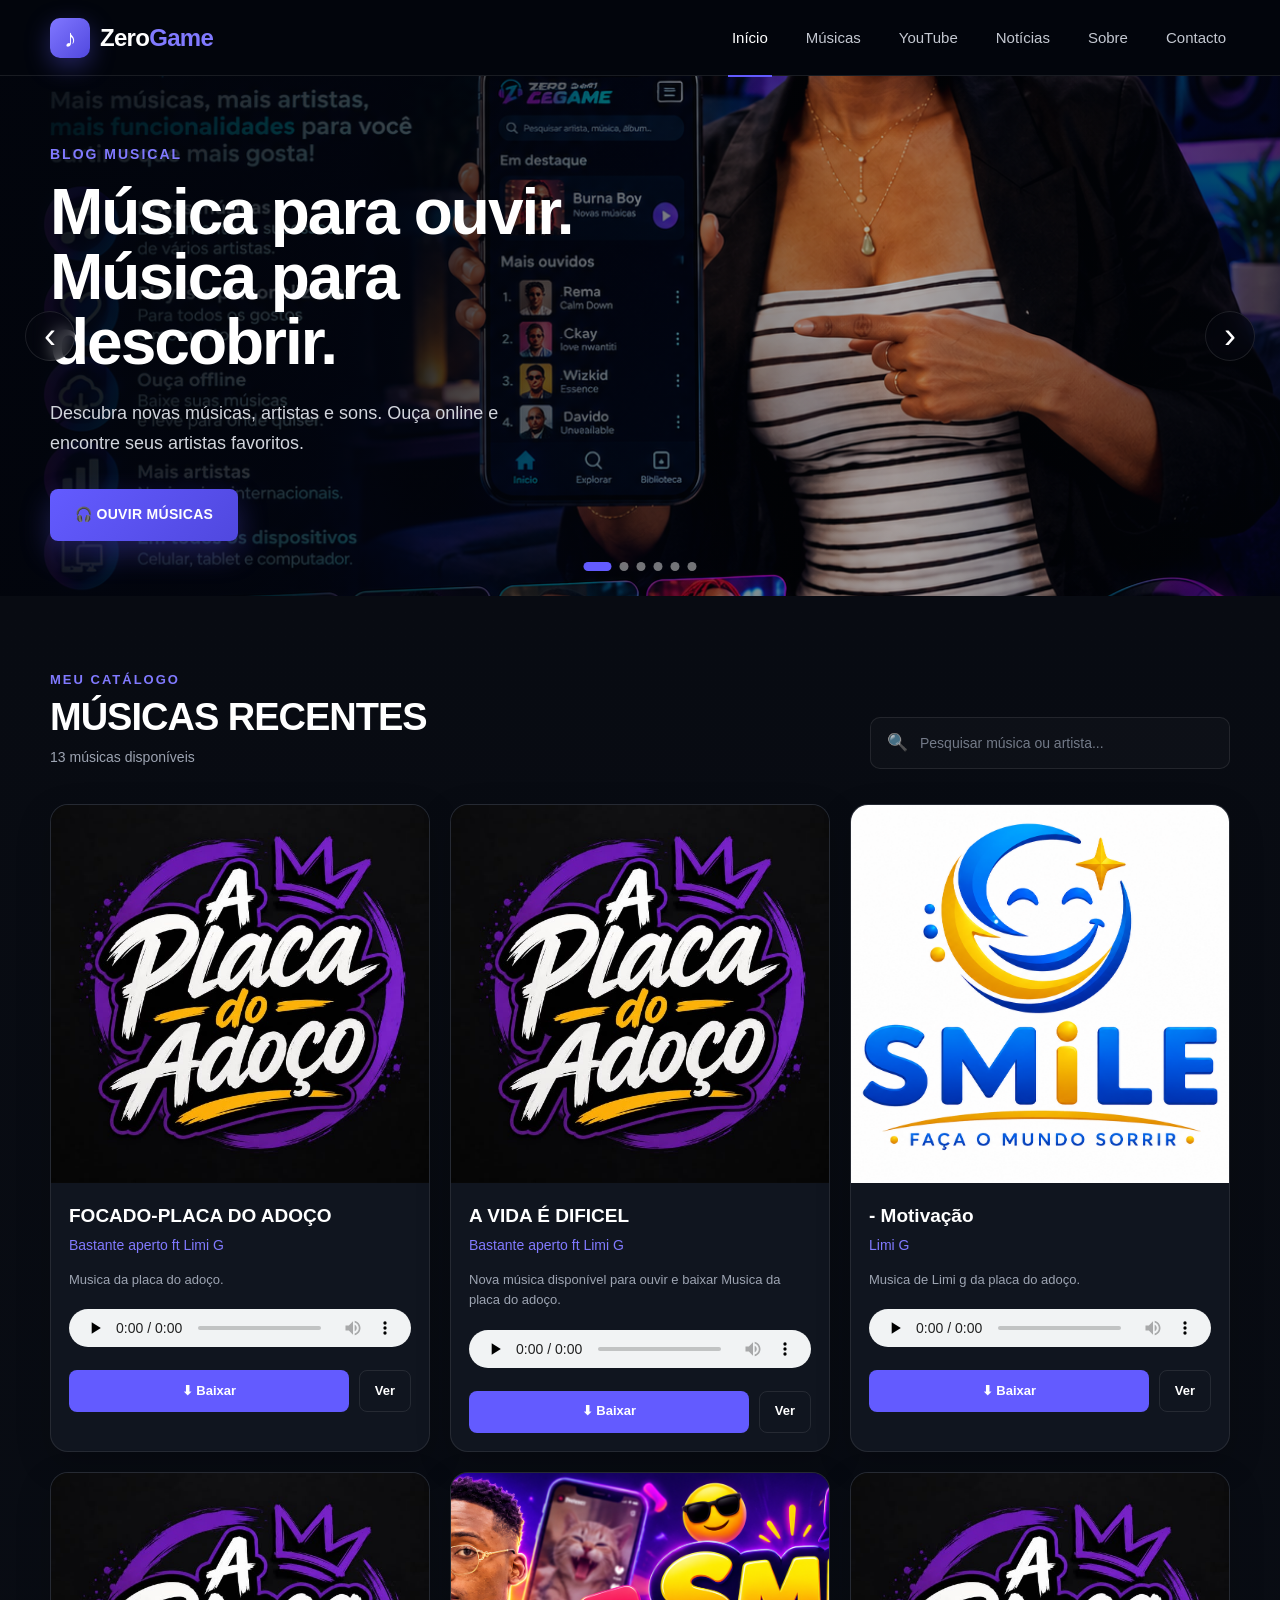
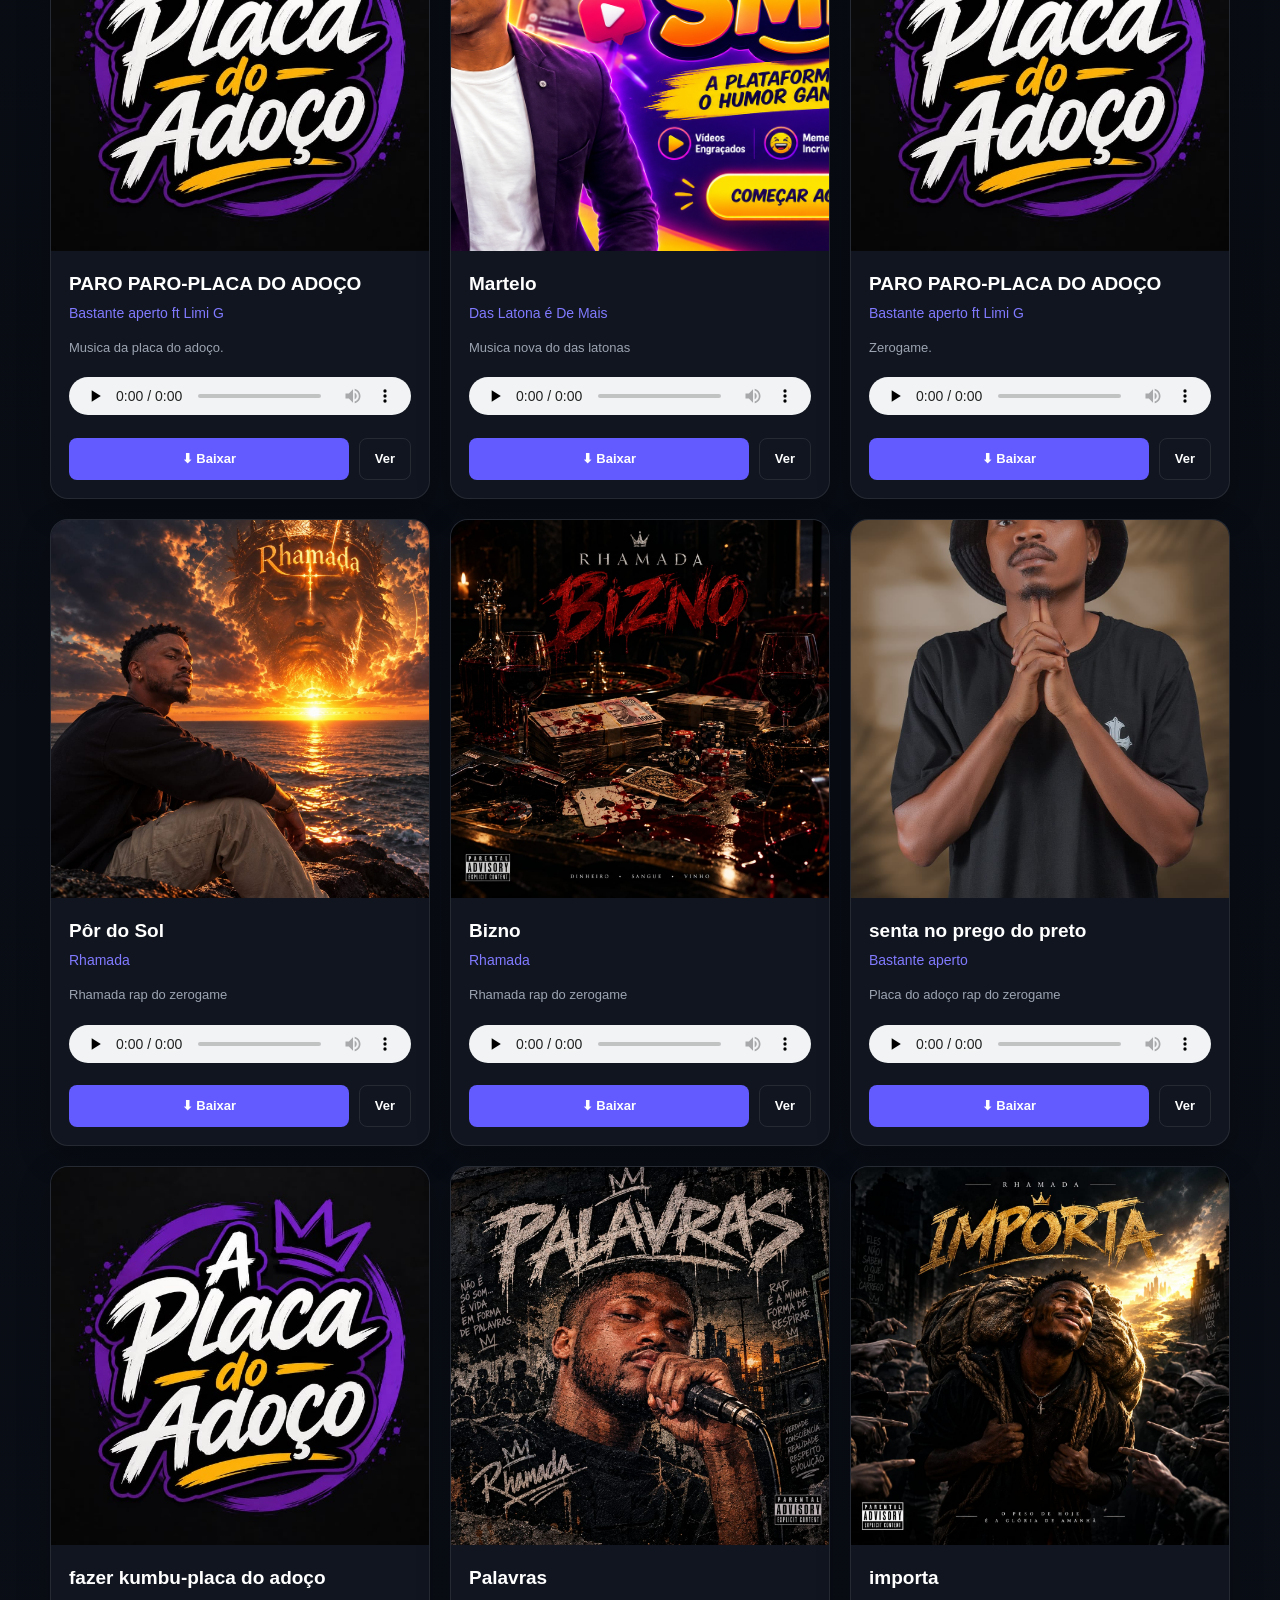
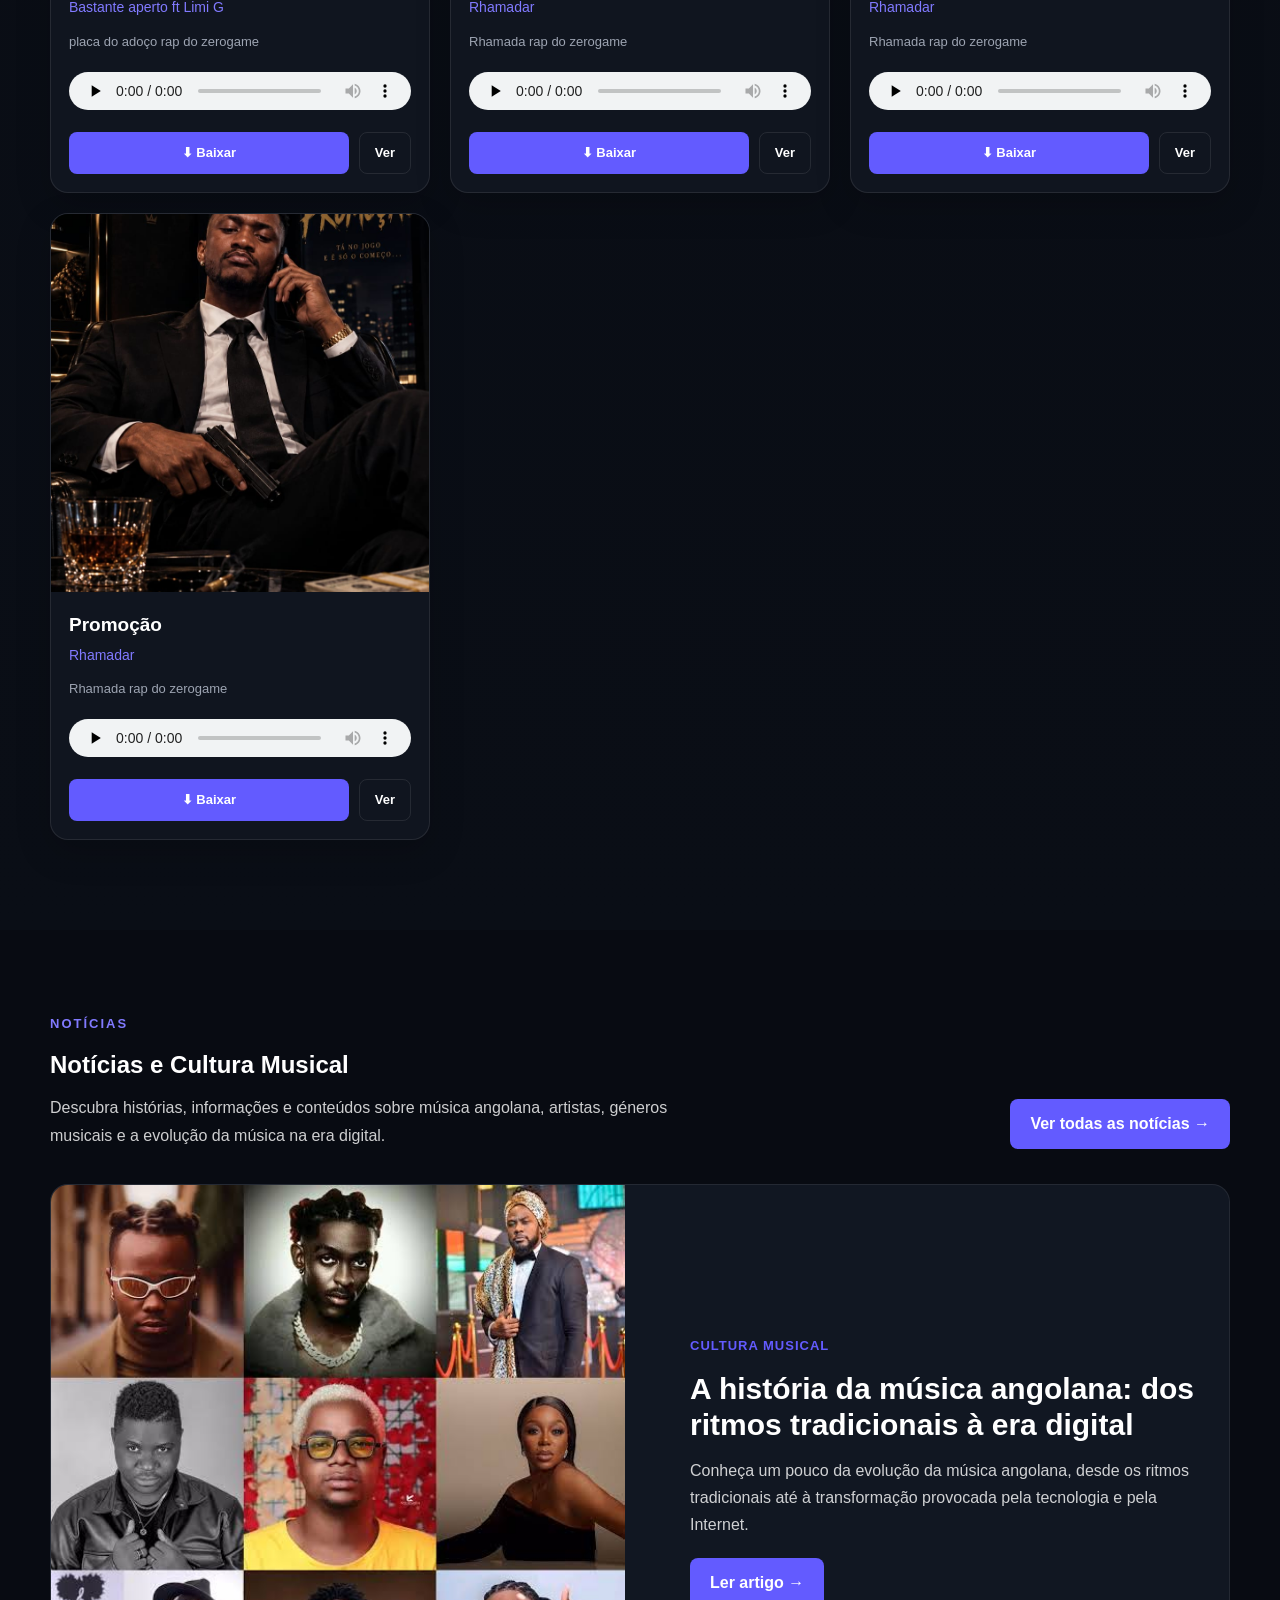
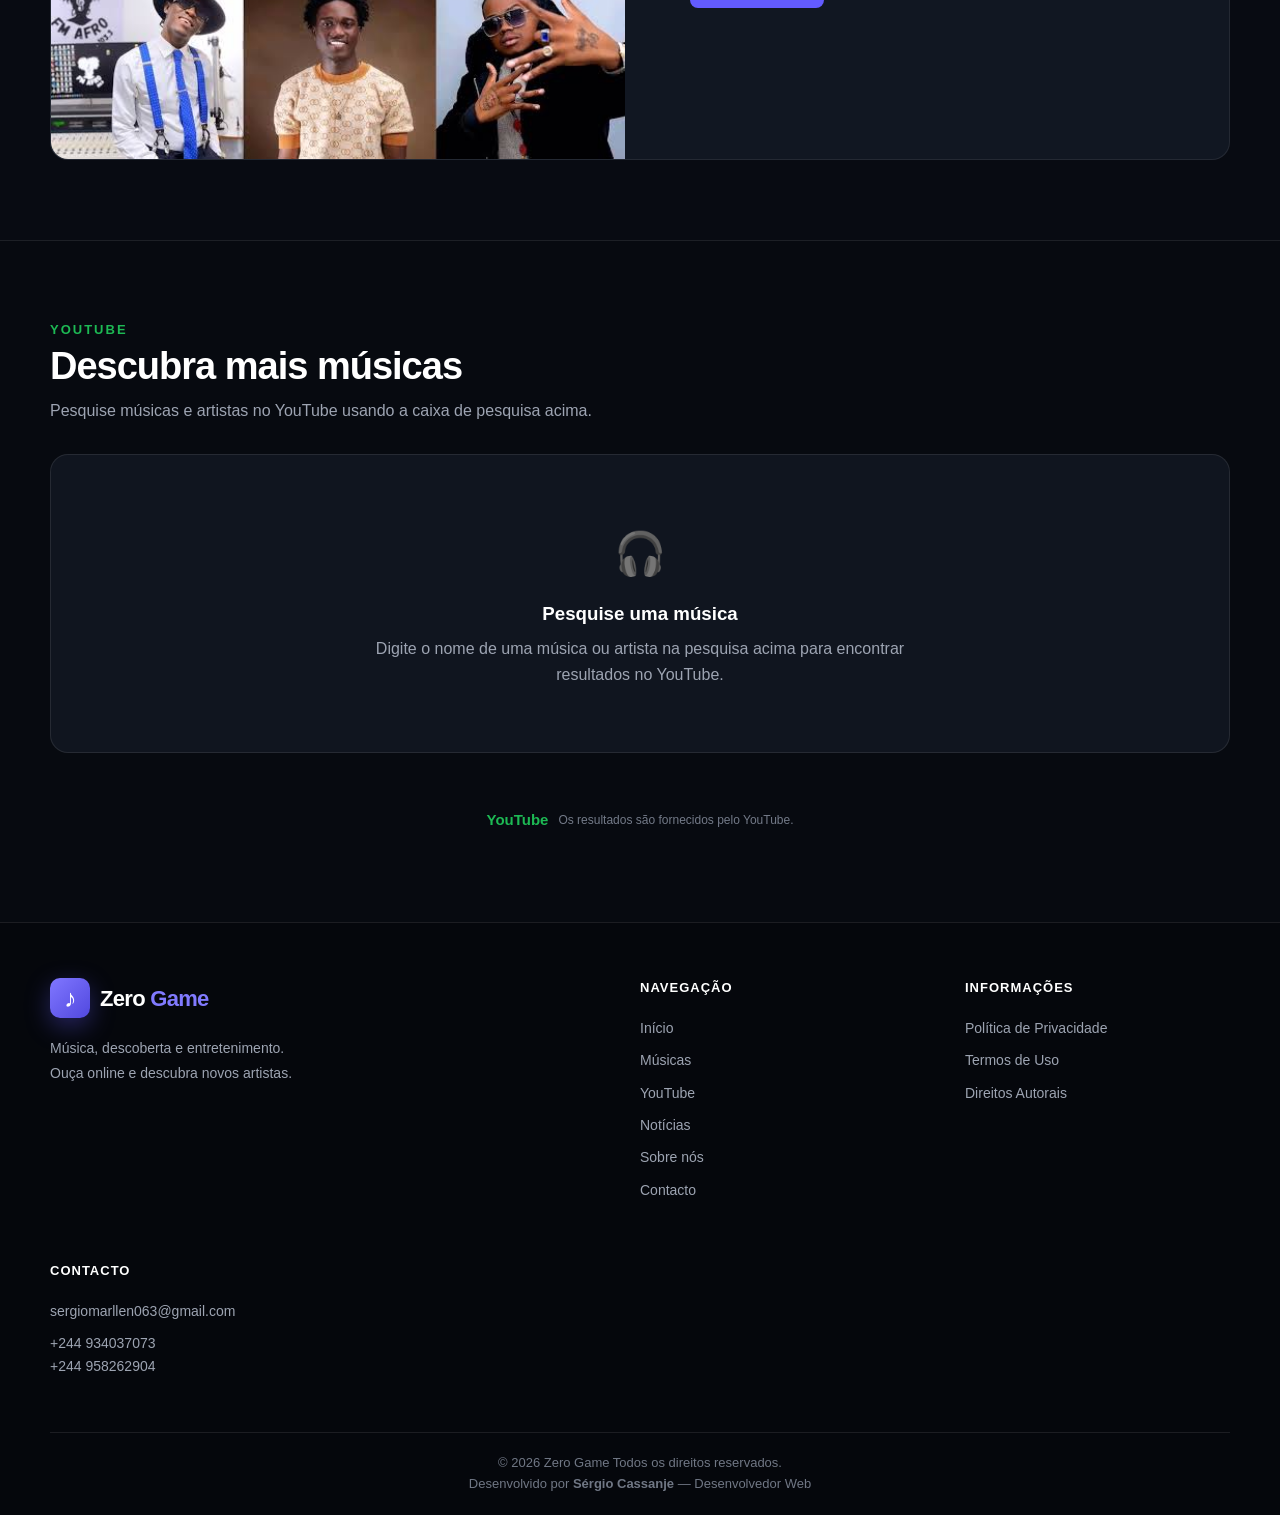
<file: index.html>
<!DOCTYPE html>
<html lang="pt-AO">

<head>

    <meta charset="UTF-8">

    <meta
        name="viewport"
        content="width=device-width, initial-scale=1.0"
    >

    <title>Zero Game — Música, Descobertas e Entretenimento</title>

    <meta
        name="description"
        content="Zero Game é uma plataforma de música onde você pode descobrir, ouvir e baixar músicas disponíveis na plataforma, além de encontrar conteúdos musicais no YouTube e notícias sobre música."
    >

    <meta
        name="keywords"
        content="Zero Game, música Angola, músicas angolanas, baixar música, ouvir música, música online, afrobeat, kizomba, kuduro, notícias musicais"
    >

    <meta
        name="author"
        content="Zero Game"
    >

    <meta
        name="robots"
        content="index, follow"
    >

    <!-- Open Graph -->

    <meta
        property="og:title"
        content="Zero Game — Música, Descobertas e Entretenimento"
    >

    <meta
        property="og:description"
        content="Descubra músicas, artistas, notícias e conteúdos musicais no Zero Game."
    >

    <meta
        property="og:type"
        content="website"
    >

    <meta
        property="og:url"
        content="https://zerogam.netlify.app/"
    >

    <meta
        property="og:image"
        content="https://zerogam.netlify.app/capas/banner/banner-01.png"
    >

    <meta
        property="og:site_name"
        content="Zero Game"
    >

    <!-- CSS -->

    <link
        rel="stylesheet"
        href="assets/css/style.css"
    >

</head>


<body>


    <!-- =====================================================
         CABEÇALHO
    ====================================================== -->

    <header class="site-header">

        <div class="container header-content">

            <a
                href="index.html"
                class="logo"
            >

                <span class="logo-icon">
                    ♪
                </span>

                <span>
                    Zero<span class="logo-highlight">Game</span>
                </span>

            </a>


            <nav class="main-nav">

                <a
                    href="index.html"
                    class="active"
                >
                    Início
                </a>


                <a href="#catalogo">
                    Músicas
                </a>


                <a href="#youtube">
                    YouTube
                </a>


                <a href="noticias.html">
                    Notícias
                </a>


                <a href="sobre.html">
                    Sobre
                </a>


                <a href="contacto.html">
                    Contacto
                </a>

            </nav>

        </div>

    </header>



    <!-- =====================================================
         BANNER PRINCIPAL
    ====================================================== -->

    <section class="hero-banner">


        <div
            class="hero-slide active"
            style="background-image: url('capas/banner/abiude.png');"
        ></div>


        <div
            class="hero-slide"
            style="background-image: url('capas/banner/banner-01.png');"
        ></div>


        <div
            class="hero-slide"
            style="background-image: url('capas/banner/pub.png');"
        ></div>


        <div
            class="hero-slide"
            style="background-image: url('capas/banner/banner-04.png');"
        ></div>
         
        <div
            class="hero-slide"
            style="background-image: url('capas/banner/banner-03.jpg');"
        ></div>

        <div
            class="hero-slide"
            style="background-image: url('capas/banner/banner-02.jpg');"
        ></div>

        <div class="hero-overlay"></div>


        <div class="container hero-content">

            <div class="hero-text">

                <span class="hero-label">
                    BLOG MUSICAL
                </span>


                <h1>
                    Música para ouvir.
                    <br>
                    Música para descobrir.
                </h1>


                <p>
                    Descubra novas músicas, artistas e sons.
                    Ouça online e encontre seus artistas favoritos.
                </p>


                <a
                    href="#catalogo"
                    class="hero-button"
                >
                    🎧 OUVIR MÚSICAS
                </a>

            </div>

        </div>



        <!-- Indicadores -->

        <div
            class="hero-dots"
            id="heroDots"
        ></div>



        <!-- Setas -->

        <button
            class="hero-arrow hero-prev"
            id="heroPrev"
            aria-label="Imagem anterior"
        >
            ‹
        </button>


        <button
            class="hero-arrow hero-next"
            id="heroNext"
            aria-label="Próxima imagem"
        >
            ›
        </button>

    </section>



    <!-- =====================================================
         CATÁLOGO DAS TUAS MÚSICAS
    ====================================================== -->

    <main
        id="catalogo"
        class="catalog-section"
    >

        <div class="container">


            <div class="catalog-header">

                <div>

                    <span class="section-label">
                        MEU CATÁLOGO
                    </span>


                    <h2>
                        Músicas recentes
                    </h2>


                    <p class="music-total">

                        <span id="musicCount">
                            0
                        </span>

                        músicas disponíveis

                    </p>

                </div>



                <!-- Pesquisa -->

                <div class="search-box">

                    <span class="search-icon">
                        🔍
                    </span>


                    <input
                        type="search"
                        id="searchInput"
                        placeholder="Pesquisar música ou artista..."
                        autocomplete="off"
                    >

                </div>

            </div>



            <!-- Tuas músicas -->

            <div
                id="musicGrid"
                class="music-grid"
            ></div>



            <!-- Nenhum resultado -->

            <div
                id="noResults"
                class="no-results"
                hidden
            >

                <div class="no-results-icon">
                    🎵
                </div>


                <h3>
                    Nenhuma música encontrada
                </h3>


                <p>
                    Tente pesquisar por outro nome,
                    artista ou gênero.
                </p>

            </div>

        </div>

    </main>



    <!-- =====================================================
         NOTÍCIAS E CULTURA MUSICAL
    ====================================================== -->

    <section
        id="noticias"
        style="
            padding: 80px 0;
            background: #080b12;
        "
    >

        <div class="container">


            <div
                style="
                    display:flex;
                    justify-content:space-between;
                    align-items:flex-end;
                    gap:30px;
                    margin-bottom:35px;
                    flex-wrap:wrap;
                "
            >

                <div>

                    <span class="section-label">
                        NOTÍCIAS
                    </span>


                    <h2
                        style="
                            margin:10px 0;
                        "
                    >
                        Notícias e Cultura Musical
                    </h2>


                    <p
                        style="
                            max-width:650px;
                            line-height:1.7;
                            opacity:.8;
                        "
                    >
                        Descubra histórias, informações e conteúdos
                        sobre música angolana, artistas, géneros musicais
                        e a evolução da música na era digital.
                    </p>

                </div>


                <a
                    href="noticias.html"
                    style="
                        display:inline-block;
                        padding:12px 20px;
                        border-radius:8px;
                        text-decoration:none;
                        font-weight:600;
                        background:#635bff;
                        color:#fff;
                    "
                >
                    Ver todas as notícias →
                </a>

            </div>



            <!-- NOTÍCIA PRINCIPAL -->

            <article
                style="
                    display:grid;
                    grid-template-columns:repeat(2,minmax(0,1fr));
                    gap:30px;
                    background:#111722;
                    border:1px solid rgba(255,255,255,.08);
                    border-radius:18px;
                    overflow:hidden;
                "
            >


                <div>

                    <img
                        src="capas/noticia-musica-angolana.jpg"
                        alt="História da música angolana"
                        style="
                            width:100%;
                            height:100%;
                            min-height:300px;
                            object-fit:cover;
                            display:block;
                        "
                    >

                </div>



                <div
                    style="
                        padding:35px;
                        display:flex;
                        flex-direction:column;
                        justify-content:center;
                    "
                >

                    <span
                        style="
                            font-size:13px;
                            font-weight:700;
                            letter-spacing:1px;
                            color:#635bff;
                            text-transform:uppercase;
                        "
                    >
                        Cultura Musical
                    </span>


                    <h3
                        style="
                            font-size:30px;
                            line-height:1.2;
                            margin:14px 0;
                        "
                    >
                        A história da música angolana:
                        dos ritmos tradicionais à era digital
                    </h3>


                    <p
                        style="
                            line-height:1.7;
                            opacity:.8;
                            margin-bottom:20px;
                        "
                    >
                        Conheça um pouco da evolução da música
                        angolana, desde os ritmos tradicionais
                        até à transformação provocada pela
                        tecnologia e pela Internet.
                    </p>


                    <a
                        href="artigo-musica-angolana.html"
                        style="
                            display:inline-block;
                            width:max-content;
                            padding:12px 20px;
                            border-radius:8px;
                            text-decoration:none;
                            font-weight:600;
                            background:#635bff;
                            color:#fff;
                        "
                    >
                        Ler artigo →
                    </a>

                </div>

            </article>

        </div>

    </section>



    <!-- =====================================================
         YOUTUBE
    ====================================================== -->

    <section
        id="youtube"
        class="spotify-section"
    >

        <div class="container">


            <div class="spotify-header">

                <div>

                    <span class="spotify-label">
                        YOUTUBE
                    </span>


                    <h2>
                        Descubra mais músicas
                    </h2>


                    <p>
                        Pesquise músicas e artistas no YouTube
                        usando a caixa de pesquisa acima.
                    </p>

                </div>

            </div>



            <!-- ESTADO INICIAL -->

            <div
                id="spotifyInitial"
                class="spotify-message"
            >

                <div class="spotify-message-icon">
                    🎧
                </div>


                <h3>
                    Pesquise uma música
                </h3>


                <p>
                    Digite o nome de uma música ou artista
                    na pesquisa acima para encontrar resultados
                    no YouTube.
                </p>

            </div>



            <!-- CARREGANDO -->

            <div
                id="spotifyLoading"
                class="spotify-message"
                hidden
            >

                <div class="spotify-spinner"></div>


                <h3>
                    Pesquisando no YouTube...
                </h3>


                <p>
                    Aguarde um momento.
                </p>

            </div>



            <!-- RESULTADOS -->

            <div
                id="spotifyResults"
                class="music-grid spotify-grid"
            ></div>



            <!-- SEM RESULTADOS -->

            <div
                id="spotifyNoResults"
                class="spotify-message"
                hidden
            >

                <div class="spotify-message-icon">
                    🎵
                </div>


                <h3>
                    Nenhum resultado encontrado
                </h3>


                <p>
                    Tente pesquisar outro artista ou música.
                </p>

            </div>



            <!-- ERRO -->

            <div
                id="spotifyError"
                class="spotify-message spotify-error"
                hidden
            >

                <div class="spotify-message-icon">
                    ⚠️
                </div>


                <h3>
                    Não foi possível pesquisar no YouTube
                </h3>


                <p>
                    Verifique a configuração da API do YouTube
                    no Netlify.
                </p>

            </div>



            <!-- ATRIBUIÇÃO -->

            <div class="spotify-attribution">

                <span class="spotify-logo-text">
                    YouTube
                </span>


                <span>
                    Os resultados são fornecidos pelo YouTube.
                </span>

            </div>

        </div>

    </section>



    <!-- =====================================================
         RODAPÉ
    ====================================================== -->

    <footer class="site-footer">


        <div class="container footer-content">


            <!-- MARCA -->

            <div class="footer-brand">

                <a
                    href="index.html"
                    class="logo footer-logo"
                >

                    <span class="logo-icon">
                        ♪
                    </span>


                    <span>
                        Zero<span class="logo-highlight">
                            Game
                        </span>
                    </span>

                </a>


                <p>
                    Música, descoberta e entretenimento.
                    <br>
                    Ouça online e descubra novos artistas.
                </p>

            </div>



            <!-- NAVEGAÇÃO -->

            <div class="footer-column">

                <h3>
                    Navegação
                </h3>


                <a href="index.html">
                    Início
                </a>


                <a href="#catalogo">
                    Músicas
                </a>


                <a href="#youtube">
                    YouTube
                </a>


                <a href="noticias.html">
                    Notícias
                </a>


                <a href="sobre.html">
                    Sobre nós
                </a>


                <a href="contacto.html">
                    Contacto
                </a>

            </div>



            <!-- INFORMAÇÕES -->

            <div class="footer-column">

                <h3>
                    Informações
                </h3>


                <a href="privacidade.html">
                    Política de Privacidade
                </a>


                <a href="termos.html">
                    Termos de Uso
                </a>


                <a href="direitos-autorais.html">
                    Direitos Autorais
                </a>

            </div>



            <!-- CONTACTO -->

            <div class="footer-column">

                <h3>
                    Contacto
                </h3>


                <p>
                    sergiomarllen063@gmail.com
                </p>


                <p>
                    +244 934037073
                    <br>
                    +244 958262904
                </p>

            </div>

        </div>



        <!-- PARTE INFERIOR -->

        <div class="container footer-bottom">

            <p>

                ©
                <span id="currentYear"></span>

                Zero Game

                Todos os direitos reservados.

            </p>


            <p>

                Desenvolvido por
                <strong>Sérgio Cassanje</strong>
                — Desenvolvedor Web

            </p>

        </div>

    </footer>



    <!-- =====================================================
         DADOS DAS TUAS MÚSICAS
    ====================================================== -->

    <script src="assets/js/musicas.js"></script>



    <!-- =====================================================
         FUNCIONAMENTO DO SITE + YOUTUBE
    ====================================================== -->

    <script src="assets/js/app.js"></script>


</body>

</html>
</file>
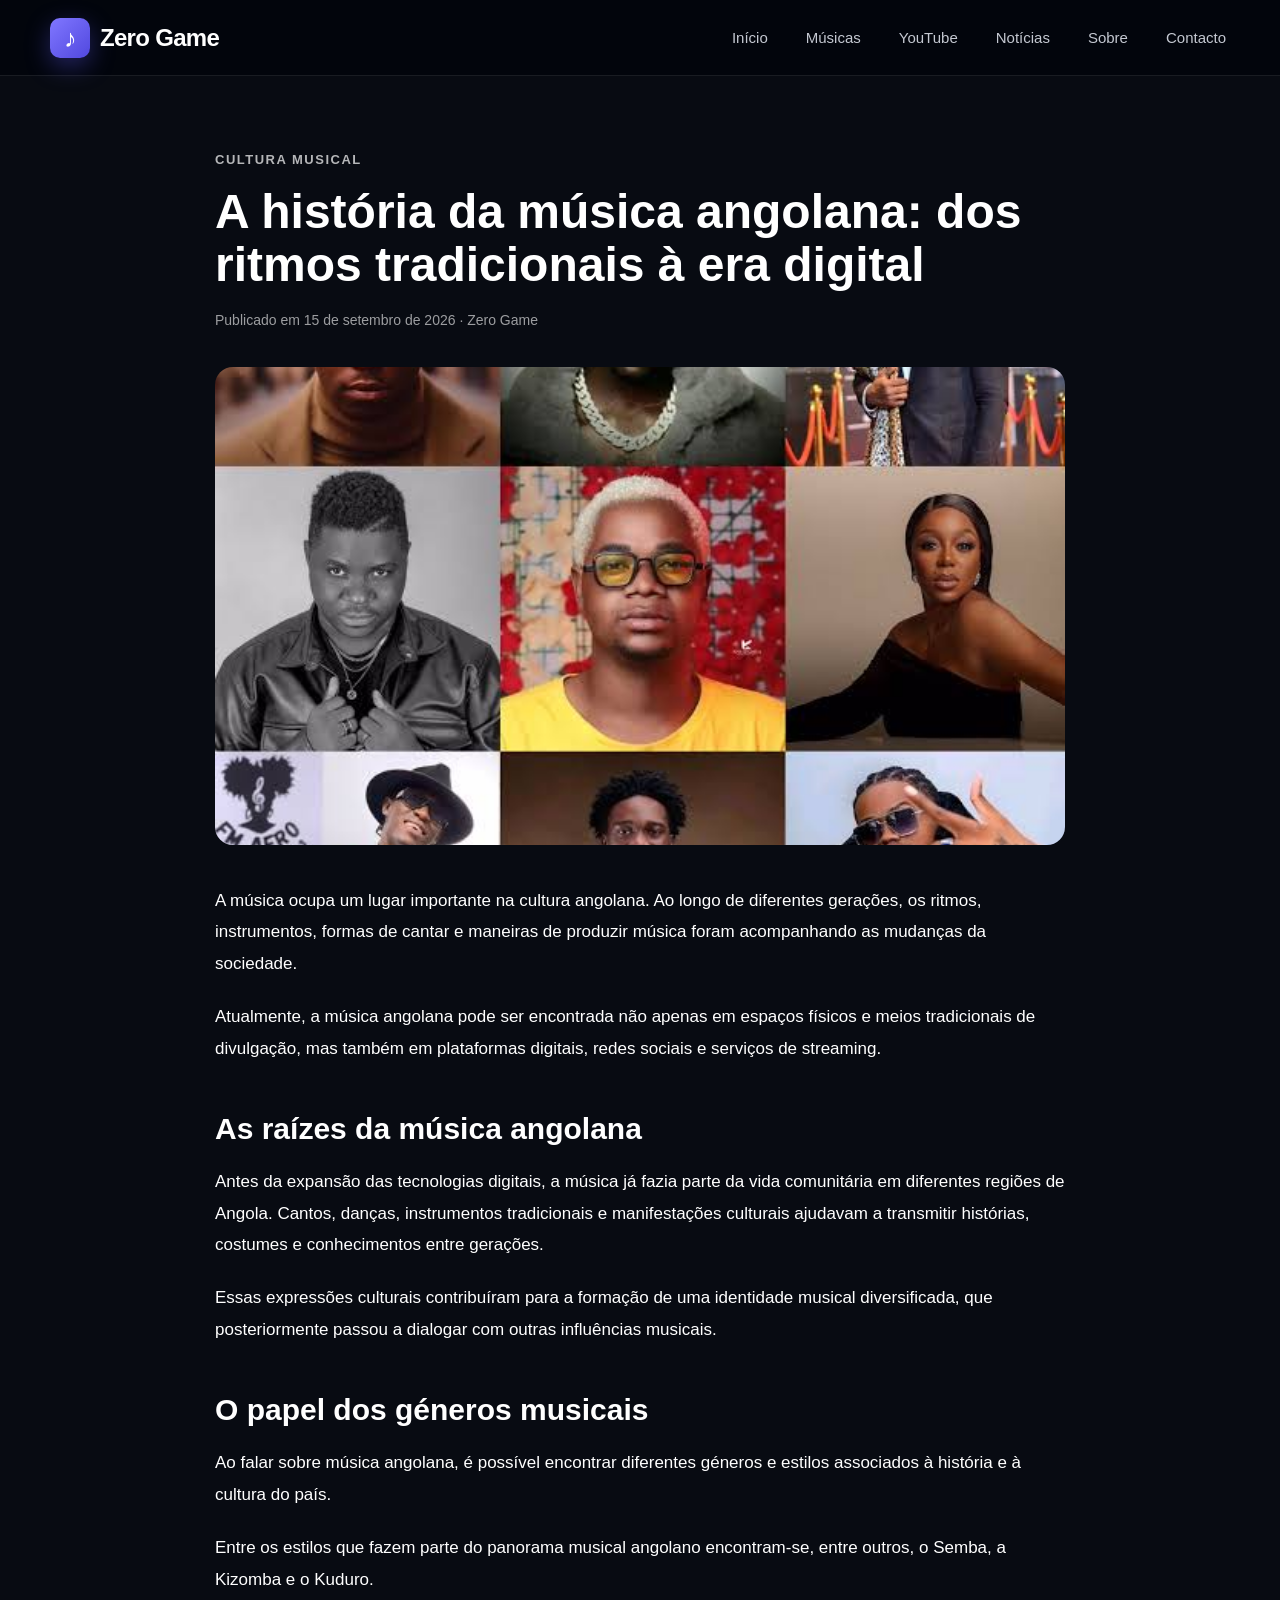
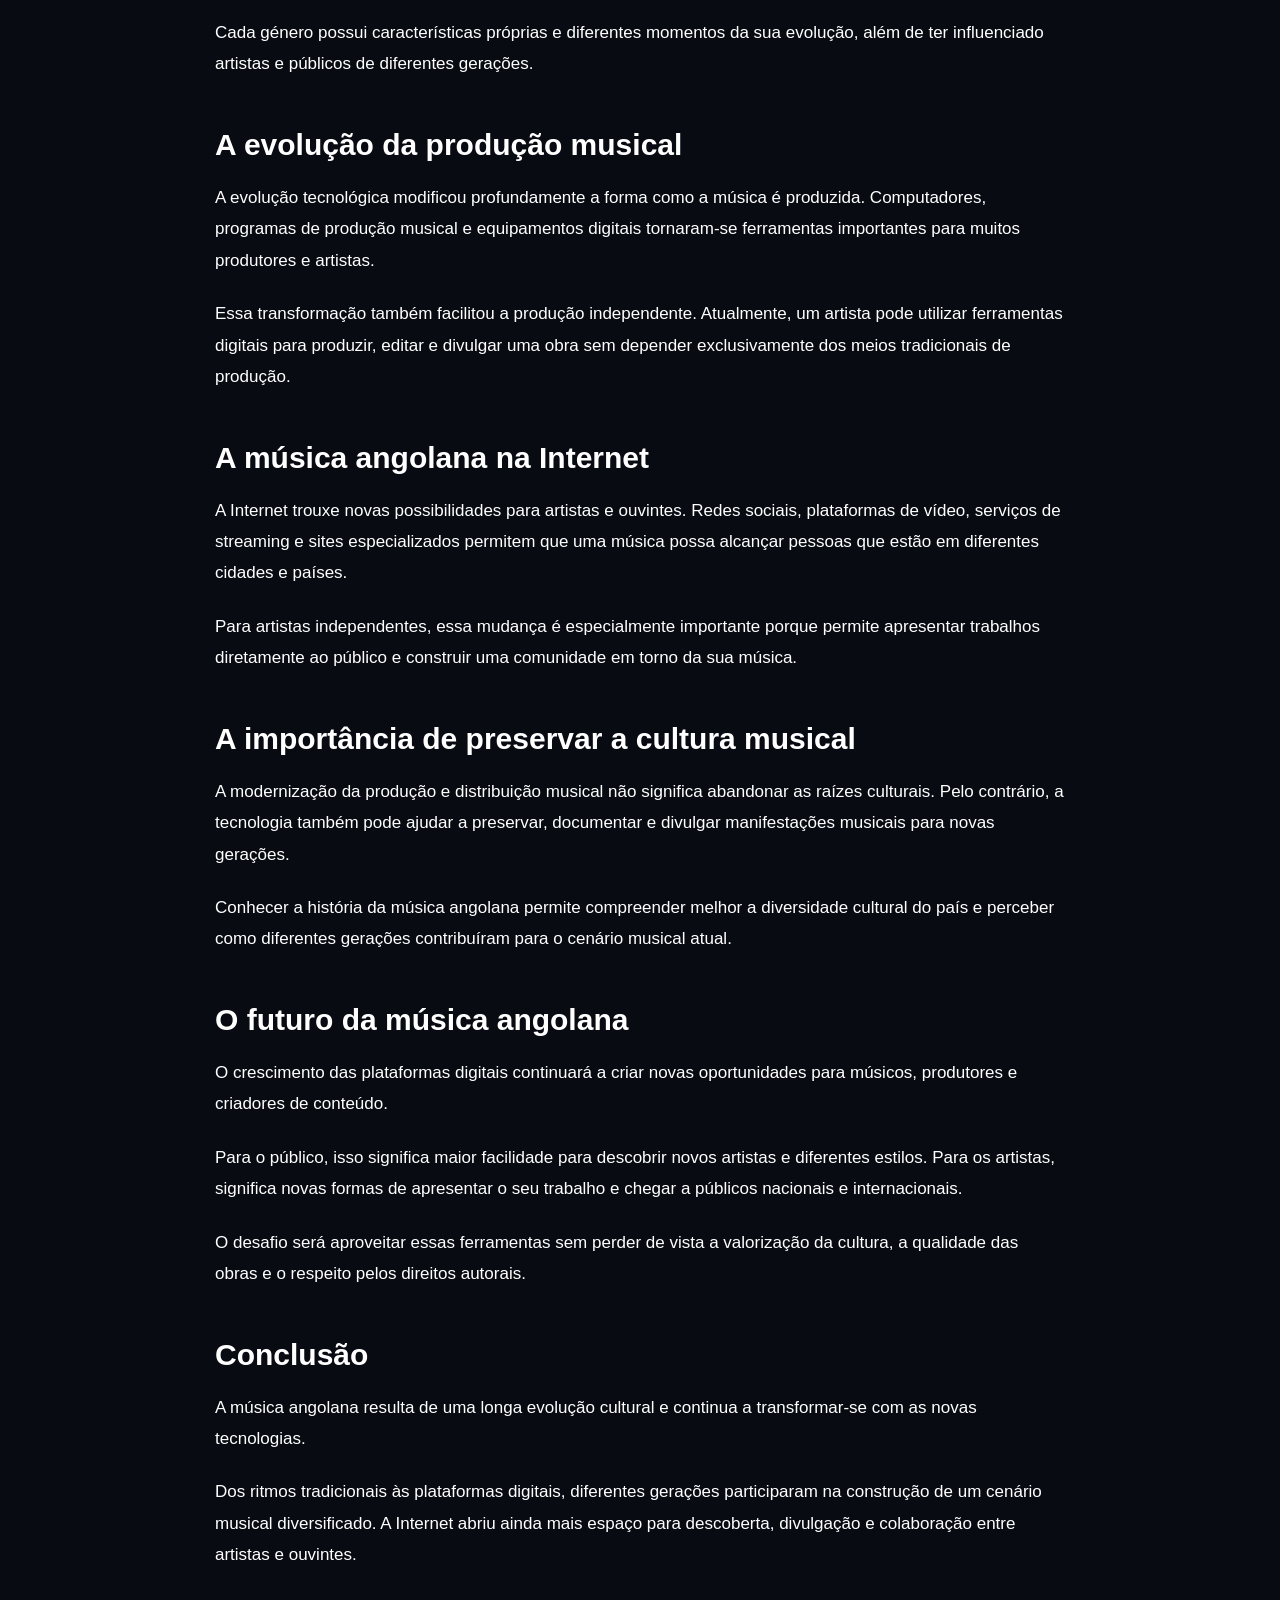
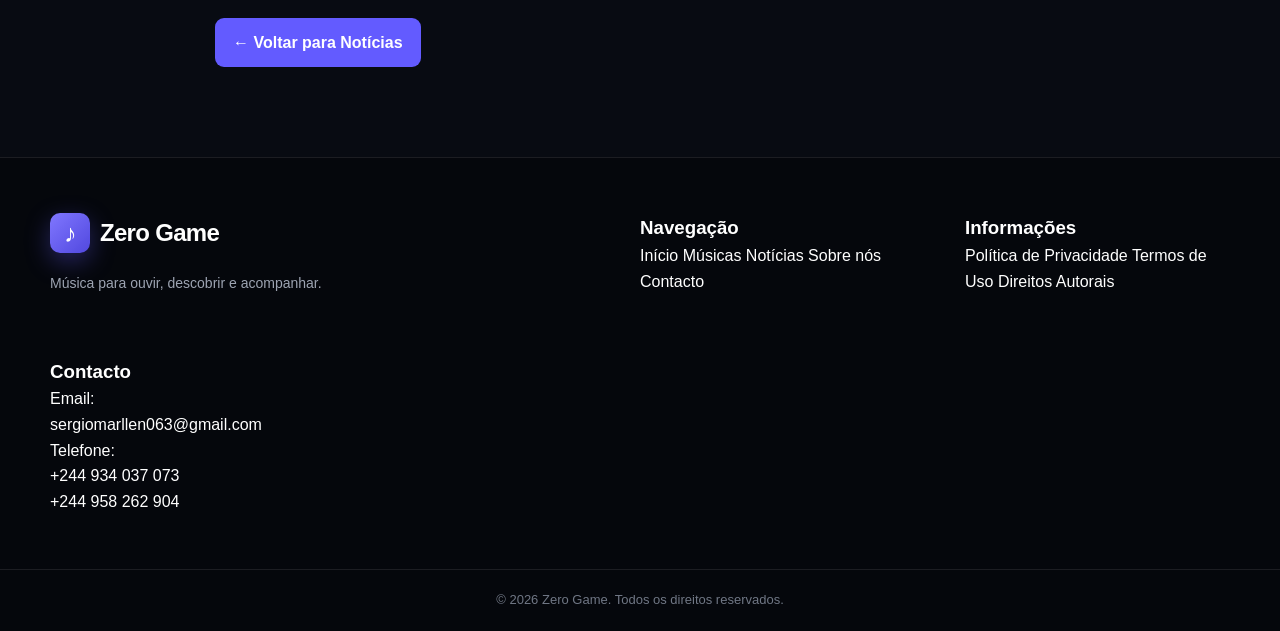
<file: artigo-musica-angolana.html>
<!DOCTYPE html>
<html lang="pt-AO">

<head>
    <meta charset="UTF-8">

    <meta name="viewport" content="width=device-width, initial-scale=1.0">

    <title>
        A História da Música Angolana — Zero Game
    </title>

    <meta name="description"
        content="Conheça alguns dos principais caminhos da música angolana, dos ritmos tradicionais à transformação provocada pela era digital.">

    <meta name="robots" content="index, follow">

    <link rel="stylesheet" href="assets/css/style.css">

    <style>
        .article-section {
            padding: 70px 0 90px;
        }

        .article {
            max-width: 850px;
            margin: auto;
        }

        .article-category {
            display: inline-block;
            margin-bottom: 15px;
            font-size: 13px;
            font-weight: 700;
            letter-spacing: 1.5px;
            text-transform: uppercase;
            opacity: .7;
        }

        .article h1 {
            margin: 0 0 18px;
            font-size: 48px;
            line-height: 1.1;
        }

        .article-meta {
            margin-bottom: 35px;
            font-size: 14px;
            opacity: .6;
        }

        .article-cover {
            width: 100%;
            aspect-ratio: 16 / 9;
            border-radius: 18px;
            overflow: hidden;
            margin-bottom: 40px;
        }

        .article-cover img {
            width: 100%;
            height: 100%;
            object-fit: cover;
            display: block;
        }

        .article-body p {
            margin: 0 0 22px;
            font-size: 17px;
            line-height: 1.85;
        }

        .article-body h2 {
            margin: 45px 0 18px;
            font-size: 30px;
            line-height: 1.3;
        }

        .article-body ul {
            margin: 0 0 25px;
            padding-left: 25px;
        }

        .article-body li {
            margin-bottom: 10px;
            font-size: 17px;
            line-height: 1.7;
        }

        .article-back {
            display: inline-block;
            margin-top: 25px;
            padding: 12px 18px;
            border-radius: 9px;
            text-decoration: none;
            background: #635bff;
            color: white;
            font-weight: 600;
        }

        @media (max-width: 650px) {

            .article-section {
                padding: 50px 0 65px;
            }

            .article h1 {
                font-size: 34px;
            }

            .article-body p,
            .article-body li {
                font-size: 16px;
            }

            .article-body h2 {
                font-size: 26px;
            }

        }
    </style>

</head>

<body>


    <!-- CABEÇALHO -->

    <header class="site-header">

        <div class="container header-content">

            <a href="index.html" class="logo">

                <span class="logo-icon">♪</span>

                <span>
                    Zero <strong>Game</strong>
                </span>

            </a>


            <nav class="main-nav">

                <a href="index.html">Início</a>

                <a href="index.html#musicas">Músicas</a>

                <a href="index.html#youtube">YouTube</a>

                <a href="noticias.html">Notícias</a>

                <a href="sobre.html">Sobre</a>

                <a href="contacto.html">Contacto</a>

            </nav>

        </div>

    </header>


    <!-- ARTIGO -->

    <main>

        <section class="article-section">

            <div class="container">

                <article class="article">


                    <span class="article-category">
                        Cultura Musical
                    </span>


                    <h1>
                        A história da música angolana:
                        dos ritmos tradicionais à era digital
                    </h1>


                    <div class="article-meta">
                        Publicado em 15 de setembro de 2026 ·
                        Zero Game
                    </div>


                    <div class="article-cover">

                        <img
                            src="capas/noticia-musica-angolana.jpg"
                            alt="Representação da música e cultura angolana">

                    </div>


                    <div class="article-body">

                        <p>
                            A música ocupa um lugar importante na cultura
                            angolana. Ao longo de diferentes gerações, os
                            ritmos, instrumentos, formas de cantar e maneiras
                            de produzir música foram acompanhando as mudanças
                            da sociedade.
                        </p>


                        <p>
                            Atualmente, a música angolana pode ser encontrada
                            não apenas em espaços físicos e meios tradicionais
                            de divulgação, mas também em plataformas digitais,
                            redes sociais e serviços de streaming.
                        </p>


                        <h2>
                            As raízes da música angolana
                        </h2>


                        <p>
                            Antes da expansão das tecnologias digitais, a
                            música já fazia parte da vida comunitária em
                            diferentes regiões de Angola. Cantos, danças,
                            instrumentos tradicionais e manifestações culturais
                            ajudavam a transmitir histórias, costumes e
                            conhecimentos entre gerações.
                        </p>


                        <p>
                            Essas expressões culturais contribuíram para a
                            formação de uma identidade musical diversificada,
                            que posteriormente passou a dialogar com outras
                            influências musicais.
                        </p>


                        <h2>
                            O papel dos géneros musicais
                        </h2>


                        <p>
                            Ao falar sobre música angolana, é possível encontrar
                            diferentes géneros e estilos associados à história
                            e à cultura do país.
                        </p>


                        <p>
                            Entre os estilos que fazem parte do panorama musical
                            angolano encontram-se, entre outros, o Semba,
                            a Kizomba e o Kuduro.
                        </p>


                        <p>
                            Cada género possui características próprias e
                            diferentes momentos da sua evolução, além de ter
                            influenciado artistas e públicos de diferentes
                            gerações.
                        </p>


                        <h2>
                            A evolução da produção musical
                        </h2>


                        <p>
                            A evolução tecnológica modificou profundamente a
                            forma como a música é produzida. Computadores,
                            programas de produção musical e equipamentos
                            digitais tornaram-se ferramentas importantes para
                            muitos produtores e artistas.
                        </p>


                        <p>
                            Essa transformação também facilitou a produção
                            independente. Atualmente, um artista pode utilizar
                            ferramentas digitais para produzir, editar e
                            divulgar uma obra sem depender exclusivamente dos
                            meios tradicionais de produção.
                        </p>


                        <h2>
                            A música angolana na Internet
                        </h2>


                        <p>
                            A Internet trouxe novas possibilidades para artistas
                            e ouvintes. Redes sociais, plataformas de vídeo,
                            serviços de streaming e sites especializados
                            permitem que uma música possa alcançar pessoas que
                            estão em diferentes cidades e países.
                        </p>


                        <p>
                            Para artistas independentes, essa mudança é
                            especialmente importante porque permite apresentar
                            trabalhos diretamente ao público e construir uma
                            comunidade em torno da sua música.
                        </p>


                        <h2>
                            A importância de preservar a cultura musical
                        </h2>


                        <p>
                            A modernização da produção e distribuição musical
                            não significa abandonar as raízes culturais.
                            Pelo contrário, a tecnologia também pode ajudar a
                            preservar, documentar e divulgar manifestações
                            musicais para novas gerações.
                        </p>


                        <p>
                            Conhecer a história da música angolana permite
                            compreender melhor a diversidade cultural do país
                            e perceber como diferentes gerações contribuíram
                            para o cenário musical atual.
                        </p>


                        <h2>
                            O futuro da música angolana
                        </h2>


                        <p>
                            O crescimento das plataformas digitais continuará
                            a criar novas oportunidades para músicos, produtores
                            e criadores de conteúdo.
                        </p>


                        <p>
                            Para o público, isso significa maior facilidade
                            para descobrir novos artistas e diferentes estilos.
                            Para os artistas, significa novas formas de
                            apresentar o seu trabalho e chegar a públicos
                            nacionais e internacionais.
                        </p>


                        <p>
                            O desafio será aproveitar essas ferramentas sem
                            perder de vista a valorização da cultura, a
                            qualidade das obras e o respeito pelos direitos
                            autorais.
                        </p>


                        <h2>
                            Conclusão
                        </h2>


                        <p>
                            A música angolana resulta de uma longa evolução
                            cultural e continua a transformar-se com as novas
                            tecnologias.
                        </p>


                        <p>
                            Dos ritmos tradicionais às plataformas digitais,
                            diferentes gerações participaram na construção de
                            um cenário musical diversificado. A Internet abriu
                            ainda mais espaço para descoberta, divulgação e
                            colaboração entre artistas e ouvintes.
                        </p>


                        <a
                            href="noticias.html"
                            class="article-back">
                            ← Voltar para Notícias
                        </a>

                    </div>

                </article>

            </div>

        </section>

    </main>


    <!-- RODAPÉ -->

    <footer class="site-footer">

        <div class="container footer-content">


            <div class="footer-brand">

                <div class="logo">

                    <span class="logo-icon">♪</span>

                    <span>
                        Zero <strong>Game</strong>
                    </span>

                </div>

                <p>
                    Música para ouvir, descobrir e acompanhar.
                </p>

            </div>


            <div class="footer-links">

                <h3>Navegação</h3>

                <a href="index.html">Início</a>

                <a href="index.html#musicas">Músicas</a>

                <a href="noticias.html">Notícias</a>

                <a href="sobre.html">Sobre nós</a>

                <a href="contacto.html">Contacto</a>

            </div>


            <div class="footer-links">

                <h3>Informações</h3>

                <a href="privacidade.html">
                    Política de Privacidade
                </a>

                <a href="termos.html">
                    Termos de Uso
                </a>

                <a href="direitos-autorais.html">
                    Direitos Autorais
                </a>

            </div>


            <div class="footer-contact">

                <h3>Contacto</h3>

                <p>
                    Email:<br>
                    sergiomarllen063@gmail.com
                </p>

                <p>
                    Telefone:<br>
                    +244 934 037 073
                </p>

                <p>
                    +244 958 262 904
                </p>

            </div>

        </div>


        <div class="footer-bottom">

            <div class="container">

                <p>
                    © <span id="currentYear"></span> Zero Game.
                    Todos os direitos reservados.
                </p>

            </div>

        </div>

    </footer>


    <script>
        document.getElementById("currentYear").textContent =
            new Date().getFullYear();
    </script>

</body>

</html>
</file>
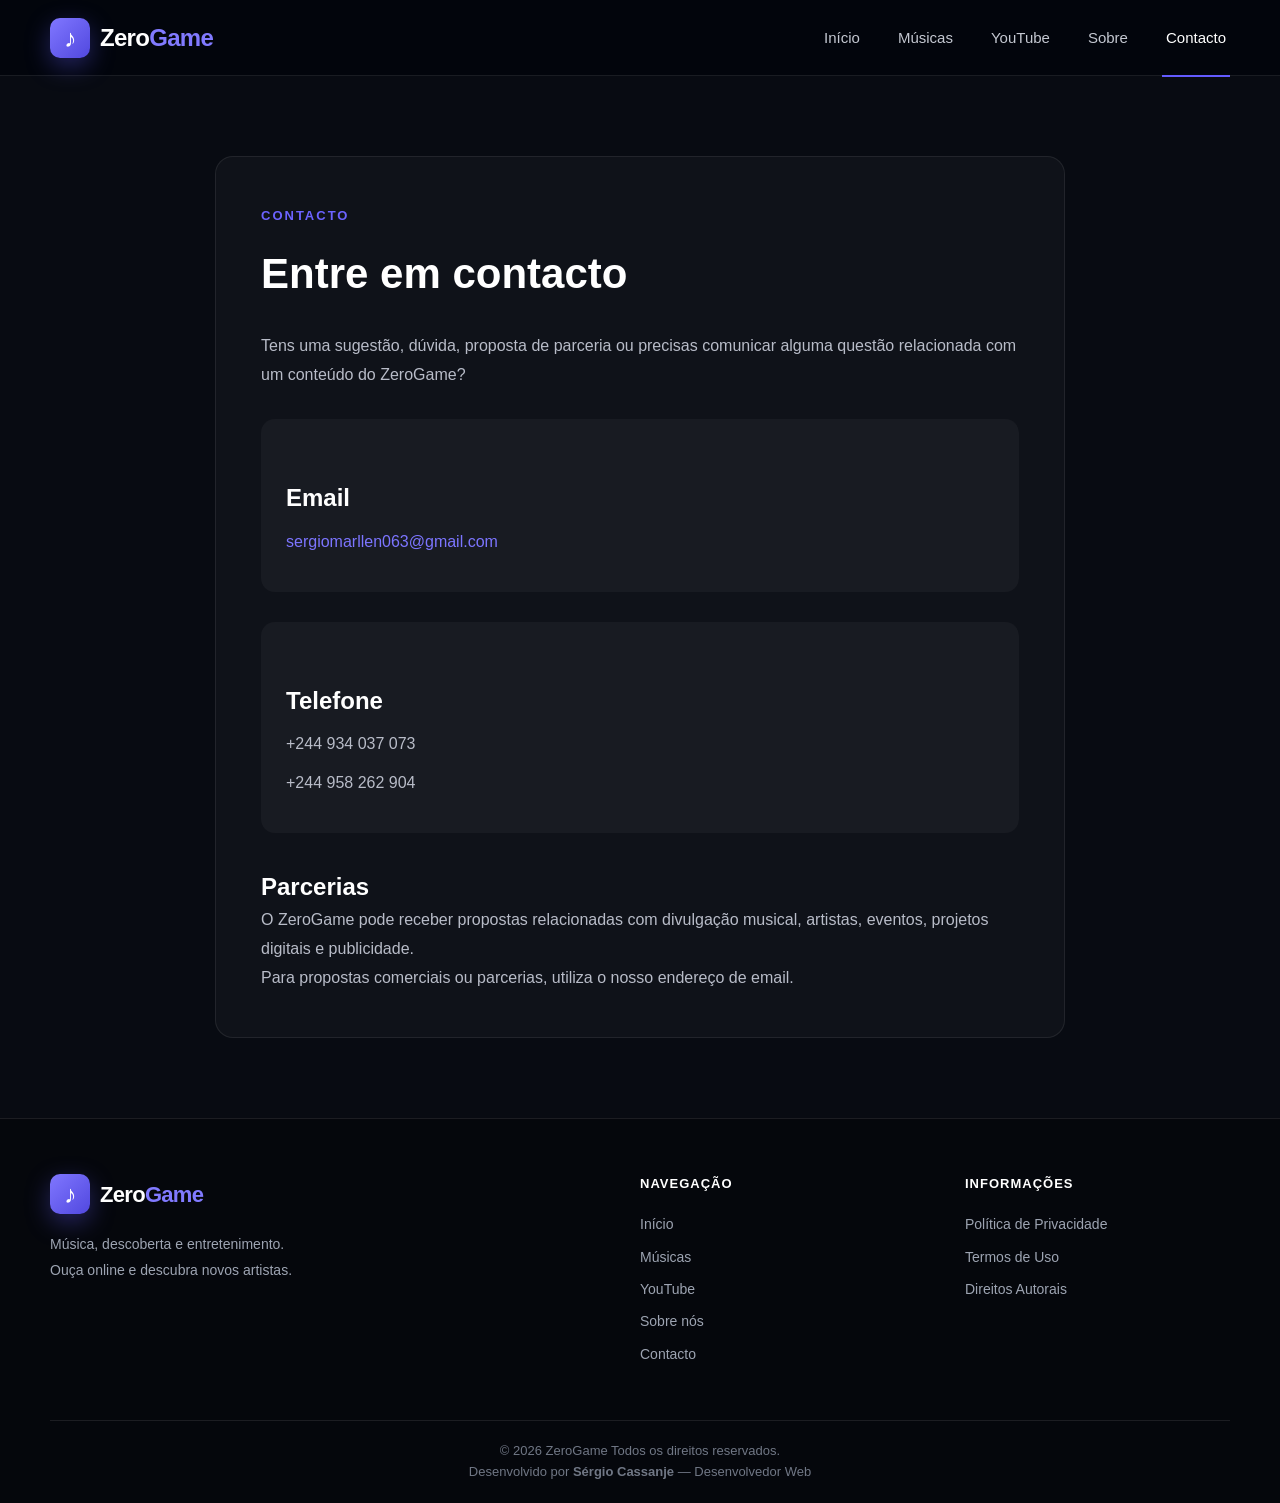
<file: contacto.html>
<!DOCTYPE html>
<html lang="pt-AO">
<head>

    <meta charset="UTF-8">

    <meta name="viewport"
          content="width=device-width, initial-scale=1.0">

    <title>Contacto — Zero Game</title>

    <meta name="description" content="Entre em contacto com a equipa do Zero Game para dúvidas, sugestões, parcerias ou assuntos relacionados ao conteúdo do site.">

    <meta name="robots" content="index, follow">

    <link rel="stylesheet"
          href="assets/css/style.css">

    <style>
        .page-content {
            min-height: 70vh;
            padding: 80px 0;
        }

        .page-box {
            max-width: 850px;
            margin: auto;
            background: rgba(255,255,255,0.03);
            border: 1px solid rgba(255,255,255,0.08);
            border-radius: 18px;
            padding: 45px;
        }

        .page-label {
            color: #6c63ff;
            font-size: 13px;
            font-weight: 700;
            letter-spacing: 2px;
        }

        .page-box h1 {
            margin: 12px 0 25px;
            font-size: 42px;
        }

        .page-box h2 {
            margin-top: 35px;
        }

        .page-box p {
            color: #b8bcc8;
            line-height: 1.8;
        }

        .contact-card {
            margin-top: 30px;
            padding: 25px;
            border-radius: 14px;
            background: rgba(255,255,255,0.04);
        }

        .contact-card p {
            margin: 10px 0;
        }

        .contact-card a {
            color: #7c75ff;
            text-decoration: none;
        }

        @media (max-width: 650px) {
            .page-content {
                padding: 50px 0;
            }

            .page-box {
                padding: 25px 20px;
            }

            .page-box h1 {
                font-size: 32px;
            }
        }
    </style>

</head>

<body>


<header class="site-header">

    <div class="container header-content">

        <a href="index.html" class="logo">

            <span class="logo-icon">♪</span>

            <span>
                Zero<span class="logo-highlight">Game</span>
            </span>

        </a>


        <nav class="main-nav">

            <a href="index.html">Início</a>

            <a href="index.html#catalogo">
                Músicas
            </a>

            <a href="index.html#youtube">
                YouTube
            </a>

            <a href="sobre.html">
                Sobre
            </a>

            <a href="contacto.html"
               class="active">
                Contacto
            </a>

        </nav>

    </div>

</header>


<main class="page-content">

    <div class="container">

        <article class="page-box">

            <span class="page-label">
                CONTACTO
            </span>


            <h1>
                Entre em contacto
            </h1>


            <p>
                Tens uma sugestão, dúvida, proposta de parceria
                ou precisas comunicar alguma questão relacionada
                com um conteúdo do ZeroGame?
            </p>


            <div class="contact-card">

                <h2>
                    Email
                </h2>

                <p>
                    <a href="mailto:sergiomarllen063@gmail.com">
                        sergiomarllen063@gmail.com
                    </a>
                </p>

            </div>


            <div class="contact-card">

                <h2>
                    Telefone
                </h2>

                <p>
                    +244 934 037 073
                </p>

                <p>
                    +244 958 262 904
                </p>

            </div>


            <h2>
                Parcerias
            </h2>

            <p>
                O ZeroGame pode receber propostas relacionadas
                com divulgação musical, artistas, eventos,
                projetos digitais e publicidade.
            </p>

            <p>
                Para propostas comerciais ou parcerias,
                utiliza o nosso endereço de email.
            </p>

        </article>

    </div>

</main>


<footer class="site-footer">

    <div class="container footer-content">

        <div class="footer-brand">

            <a href="index.html"
               class="logo footer-logo">

                <span class="logo-icon">♪</span>

                <span>
                    Zero<span class="logo-highlight">Game</span>
                </span>

            </a>

            <p>
                Música, descoberta e entretenimento.
                <br>
                Ouça online e descubra novos artistas.
            </p>

        </div>


        <div class="footer-column">

            <h3>Navegação</h3>

            <a href="index.html">Início</a>

            <a href="index.html#catalogo">
                Músicas
            </a>

            <a href="index.html#youtube">
                YouTube
            </a>

            <a href="sobre.html">
                Sobre nós
            </a>

            <a href="contacto.html">
                Contacto
            </a>

        </div>


        <div class="footer-column">

            <h3>Informações</h3>

            <a href="privacidade.html">
                Política de Privacidade
            </a>

            <a href="termos.html">
                Termos de Uso
            </a>

            <a href="direitos-autorais.html">
                Direitos Autorais
            </a>

        </div>

    </div>


    <div class="container footer-bottom">

        <p>
            © <span id="currentYear"></span>
            ZeroGame Todos os direitos reservados.
        </p>

        <p>
            Desenvolvido por
            <strong>Sérgio Cassanje</strong>
            — Desenvolvedor Web
        </p>

    </div>

</footer>


<script>
    document.getElementById("currentYear").textContent =
        new Date().getFullYear();
</script>

</body>
</html>
</file>
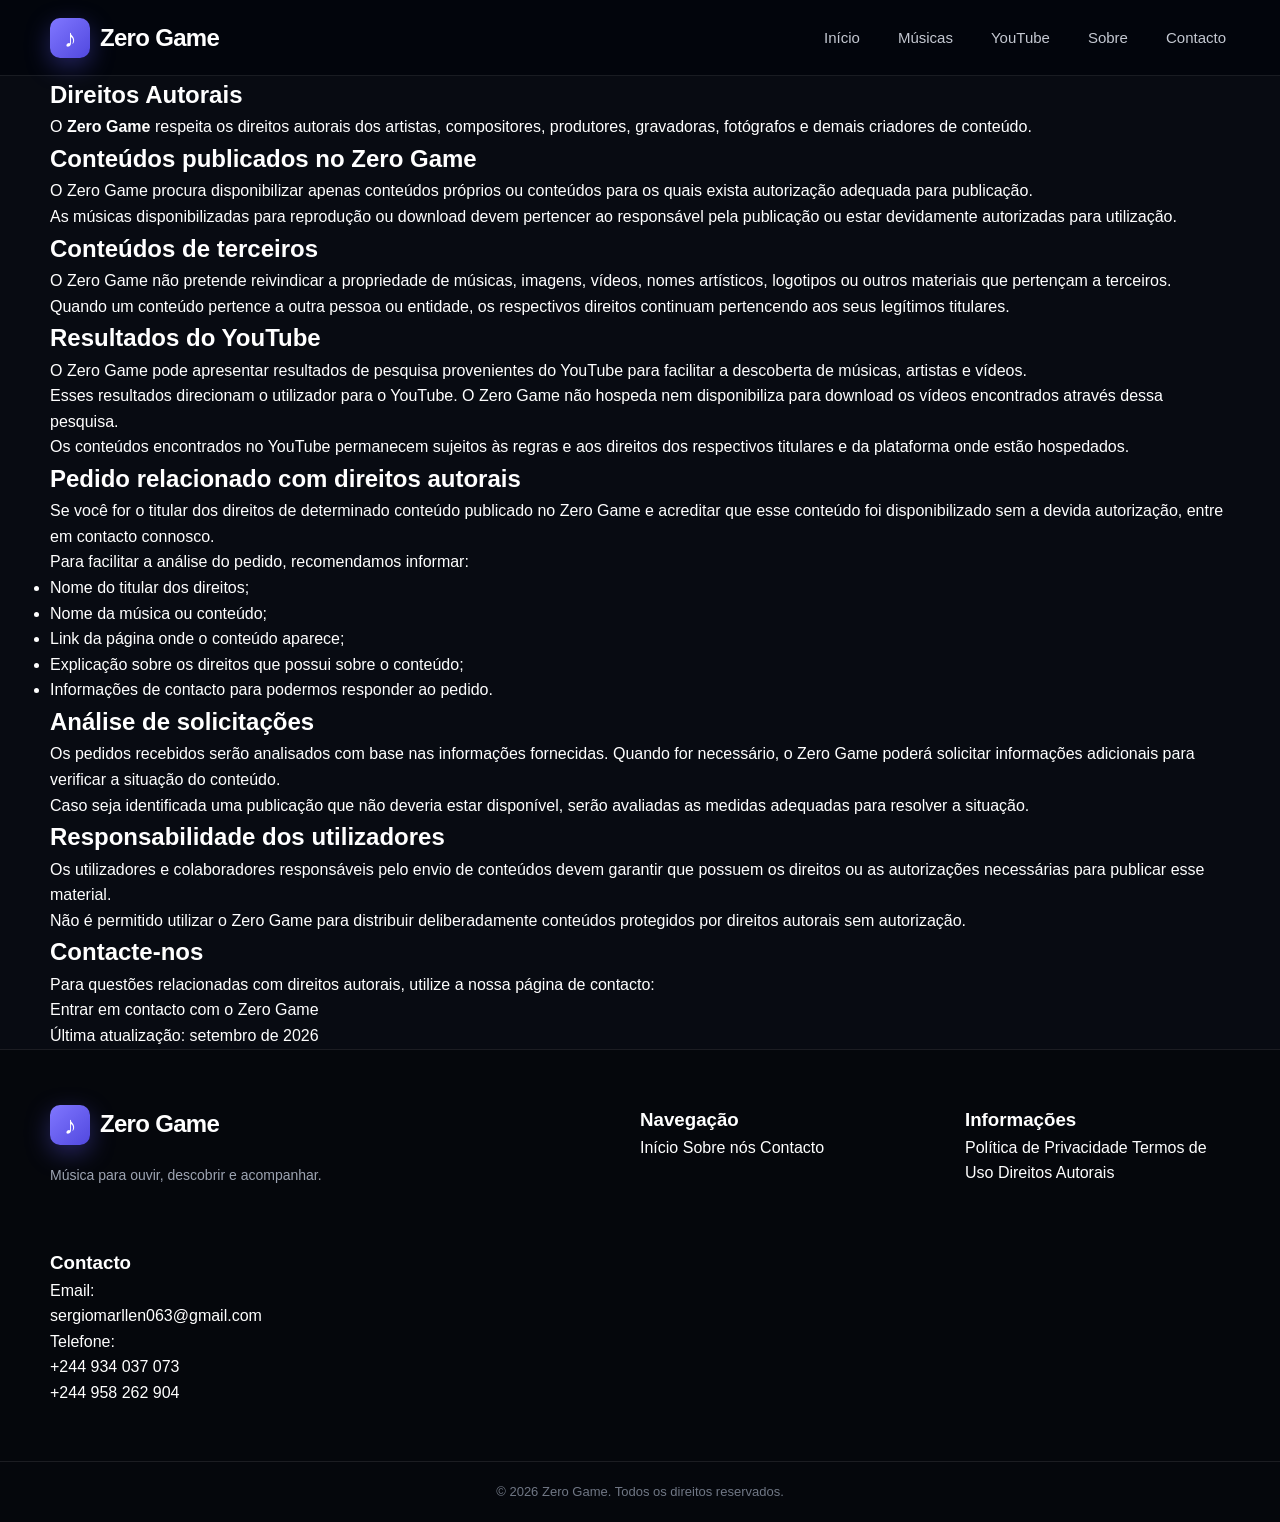
<file: direitos-autorais.html>
<!DOCTYPE html>
<html lang="pt-AO">

<head>
    <meta charset="UTF-8">

    <meta name="viewport" content="width=device-width, initial-scale=1.0">

    <title>Direitos Autorais — Zero Game</title>

    <meta name="description"
        content="Conheça a política de direitos autorais do Zero Game e saiba como são tratados conteúdos musicais, imagens e outros materiais publicados na plataforma.">

    <meta name="robots" content="index, follow">

    <link rel="stylesheet" href="assets/css/style.css">
</head>

<body>

    <!-- CABEÇALHO -->
    <header class="site-header">

        <div class="container header-content">

            <a href="index.html" class="logo">
                <span class="logo-icon">♪</span>
                <span>Zero <strong>Game</strong></span>
            </a>

            <nav class="main-nav">

                <a href="index.html">Início</a>

                <a href="index.html#musicas">Músicas</a>

                <a href="index.html#youtube">YouTube</a>

                <a href="sobre.html">Sobre</a>

                <a href="contacto.html">Contacto</a>

            </nav>

        </div>

    </header>


    <!-- CONTEÚDO PRINCIPAL -->
    <main>

        <section class="page-section">

            <div class="container">

                <div class="page-content">

                    <h1>Direitos Autorais</h1>

                    <p>
                        O <strong>Zero Game</strong> respeita os direitos autorais
                        dos artistas, compositores, produtores, gravadoras,
                        fotógrafos e demais criadores de conteúdo.
                    </p>


                    <h2>Conteúdos publicados no Zero Game</h2>

                    <p>
                        O Zero Game procura disponibilizar apenas conteúdos
                        próprios ou conteúdos para os quais exista autorização
                        adequada para publicação.
                    </p>

                    <p>
                        As músicas disponibilizadas para reprodução ou download
                        devem pertencer ao responsável pela publicação ou estar
                        devidamente autorizadas para utilização.
                    </p>


                    <h2>Conteúdos de terceiros</h2>

                    <p>
                        O Zero Game não pretende reivindicar a propriedade de
                        músicas, imagens, vídeos, nomes artísticos, logotipos ou
                        outros materiais que pertençam a terceiros.
                    </p>

                    <p>
                        Quando um conteúdo pertence a outra pessoa ou entidade,
                        os respectivos direitos continuam pertencendo aos seus
                        legítimos titulares.
                    </p>


                    <h2>Resultados do YouTube</h2>

                    <p>
                        O Zero Game pode apresentar resultados de pesquisa
                        provenientes do YouTube para facilitar a descoberta de
                        músicas, artistas e vídeos.
                    </p>

                    <p>
                        Esses resultados direcionam o utilizador para o YouTube.
                        O Zero Game não hospeda nem disponibiliza para download
                        os vídeos encontrados através dessa pesquisa.
                    </p>

                    <p>
                        Os conteúdos encontrados no YouTube permanecem sujeitos
                        às regras e aos direitos dos respectivos titulares e da
                        plataforma onde estão hospedados.
                    </p>


                    <h2>Pedido relacionado com direitos autorais</h2>

                    <p>
                        Se você for o titular dos direitos de determinado
                        conteúdo publicado no Zero Game e acreditar que esse
                        conteúdo foi disponibilizado sem a devida autorização,
                        entre em contacto connosco.
                    </p>

                    <p>
                        Para facilitar a análise do pedido, recomendamos
                        informar:
                    </p>

                    <ul>

                        <li>Nome do titular dos direitos;</li>

                        <li>Nome da música ou conteúdo;</li>

                        <li>Link da página onde o conteúdo aparece;</li>

                        <li>Explicação sobre os direitos que possui sobre o
                            conteúdo;</li>

                        <li>Informações de contacto para podermos responder ao
                            pedido.</li>

                    </ul>


                    <h2>Análise de solicitações</h2>

                    <p>
                        Os pedidos recebidos serão analisados com base nas
                        informações fornecidas. Quando for necessário, o Zero
                        Game poderá solicitar informações adicionais para
                        verificar a situação do conteúdo.
                    </p>

                    <p>
                        Caso seja identificada uma publicação que não deveria
                        estar disponível, serão avaliadas as medidas adequadas
                        para resolver a situação.
                    </p>


                    <h2>Responsabilidade dos utilizadores</h2>

                    <p>
                        Os utilizadores e colaboradores responsáveis pelo envio
                        de conteúdos devem garantir que possuem os direitos ou
                        as autorizações necessárias para publicar esse material.
                    </p>

                    <p>
                        Não é permitido utilizar o Zero Game para distribuir
                        deliberadamente conteúdos protegidos por direitos
                        autorais sem autorização.
                    </p>


                    <h2>Contacte-nos</h2>

                    <p>
                        Para questões relacionadas com direitos autorais,
                        utilize a nossa página de contacto:
                    </p>

                    <p>
                        <a href="contacto.html">
                            Entrar em contacto com o Zero Game
                        </a>
                    </p>


                    <p class="last-updated">
                        Última atualização: setembro de 2026
                    </p>

                </div>

            </div>

        </section>

    </main>


    <!-- RODAPÉ -->
    <footer class="site-footer">

        <div class="container footer-content">

            <div class="footer-brand">

                <div class="logo">
                    <span class="logo-icon">♪</span>
                    <span>Zero <strong>Game</strong></span>
                </div>

                <p>
                    Música para ouvir, descobrir e acompanhar.
                </p>

            </div>


            <div class="footer-links">

                <h3>Navegação</h3>

                <a href="index.html">Início</a>

                <a href="sobre.html">Sobre nós</a>

                <a href="contacto.html">Contacto</a>

            </div>


            <div class="footer-links">

                <h3>Informações</h3>

                <a href="privacidade.html">
                    Política de Privacidade
                </a>

                <a href="termos.html">
                    Termos de Uso
                </a>

                <a href="direitos-autorais.html">
                    Direitos Autorais
                </a>

            </div>


            <div class="footer-contact">

                <h3>Contacto</h3>

                <p>
                    Email:
                    <br>
                    sergiomarllen063@gmail.com
                </p>

                <p>
                    Telefone:
                    <br>
                    +244 934 037 073
                </p>

                <p>
                    +244 958 262 904
                </p>

            </div>

        </div>


        <div class="footer-bottom">

            <div class="container">

                <p>
                    © <span id="currentYear"></span> Zero Game.
                    Todos os direitos reservados.
                </p>

            </div>

        </div>

    </footer>


    <script>
        document.getElementById("currentYear").textContent =
            new Date().getFullYear();
    </script>

</body>

</html>
</file>
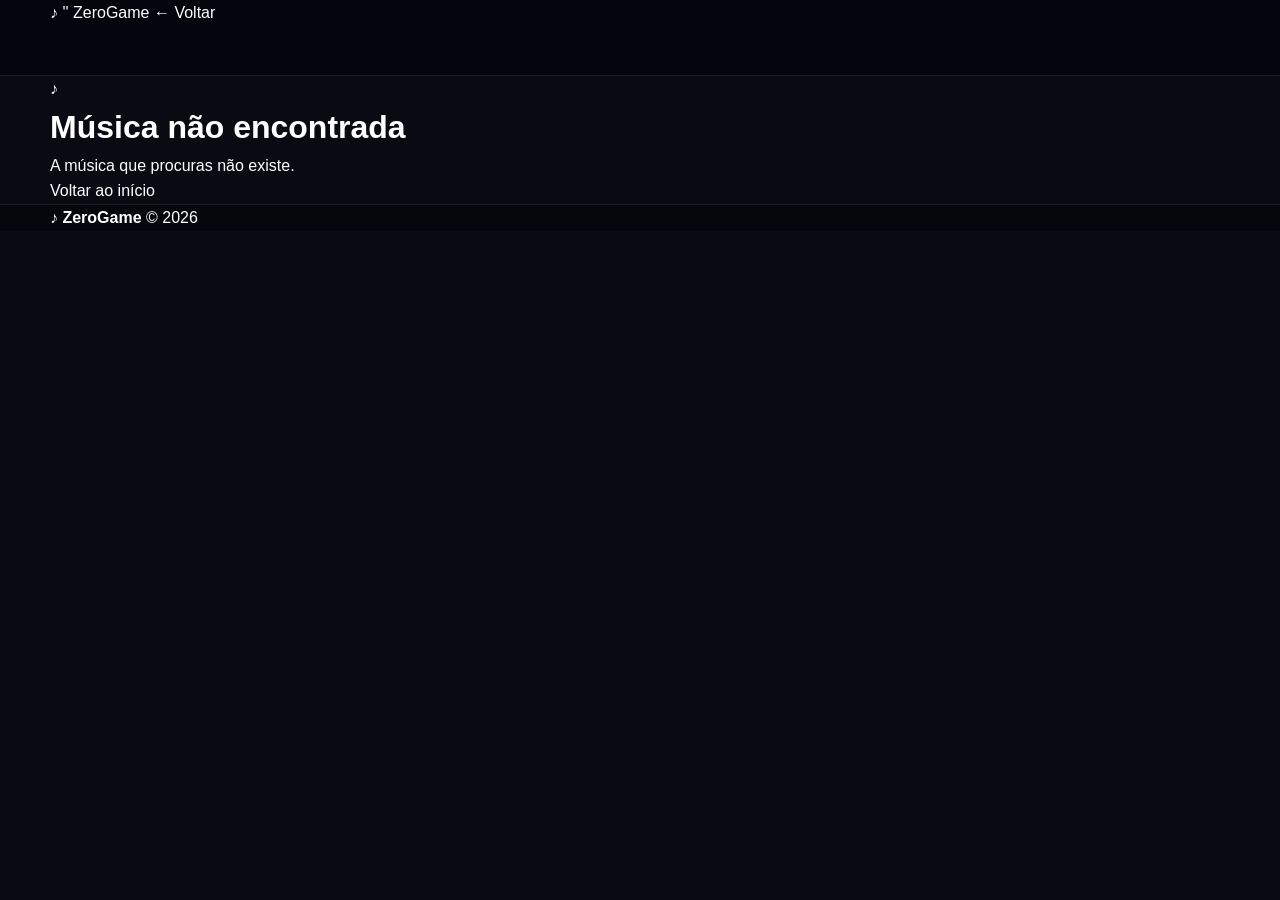
<file: musica.html>
<!DOCTYPE html>
<html lang="pt-br">

<head>

    <meta charset="UTF-8">

    <meta
        name="viewport"
        content="width=device-width, initial-scale=1.0"
    >

    <title>Zerogame-musica</title>

    <link
        rel="stylesheet"
        href="assets/css/style.css"
    >

</head>


<body>

<header class="site-header">

    <div class="container header-inner">

        <a href="index.html" class="brand">

            <span class="brand-icon">♪</span>
''
            Zero<span>Game</span>

        </a>


        <a
            href="index.html"
            class="back-link"
        >
            ← Voltar
        </a>

    </div>

</header>


<main class="container music-page">

    <div id="musicDetails"></div>

</main>


<footer class="site-footer">

    <div class="container footer-inner">

        <strong>
            ♪ ZeroGame
        </strong>

        <span>
            © <span id="year"></span>
        </span>

    </div>

</footer>


<script src="assets/js/musicas.js"></script>


<script>

const params =
    new URLSearchParams(
        window.location.search
    );


const id =
    Number(params.get("id"));


const musica =
    musicas.find(
        item => item.id === id
    );


const details =
    document.getElementById(
        "musicDetails"
    );


document.getElementById("year")
    .textContent =
    new Date().getFullYear();


if (!musica) {

    details.innerHTML = `

        <div class="not-found">

            <div class="not-found-icon">
                ♪
            </div>

            <h1>
                Música não encontrada
            </h1>

            <p>
                A música que procuras não existe.
            </p>

            <a
                href="index.html"
                class="btn btn-primary"
            >
                Voltar ao início
            </a>

        </div>

    `;

} else {

    document.title =
        `${musica.titulo} — ${musica.artista}`;


    details.innerHTML = `

        <article class="music-detail">

            <div class="detail-cover">

                <img
                    src="${musica.capa}"
                    alt="${musica.titulo}"
                >

            </div>


            <div class="detail-content">

                <span class="music-category">
                    ${musica.genero || "Música"}
                </span>


                <h1>
                    ${musica.titulo}
                </h1>


                <h2>
                    ${musica.artista}
                </h2>


                <p class="detail-description">
                    ${musica.descricao || ""}
                </p>


                <audio
                    controls
                    class="detail-player"
                >

                    <source
                        src="${musica.arquivo}"
                        type="audio/mpeg"
                    >

                </audio>


                <a
                    href="${musica.arquivo}"
                    download
                    class="btn btn-primary download-large"
                >
                    ↓ Baixar música
                </a>

            </div>

        </article>

    `;

}

</script>

</body>
</html>
</file>
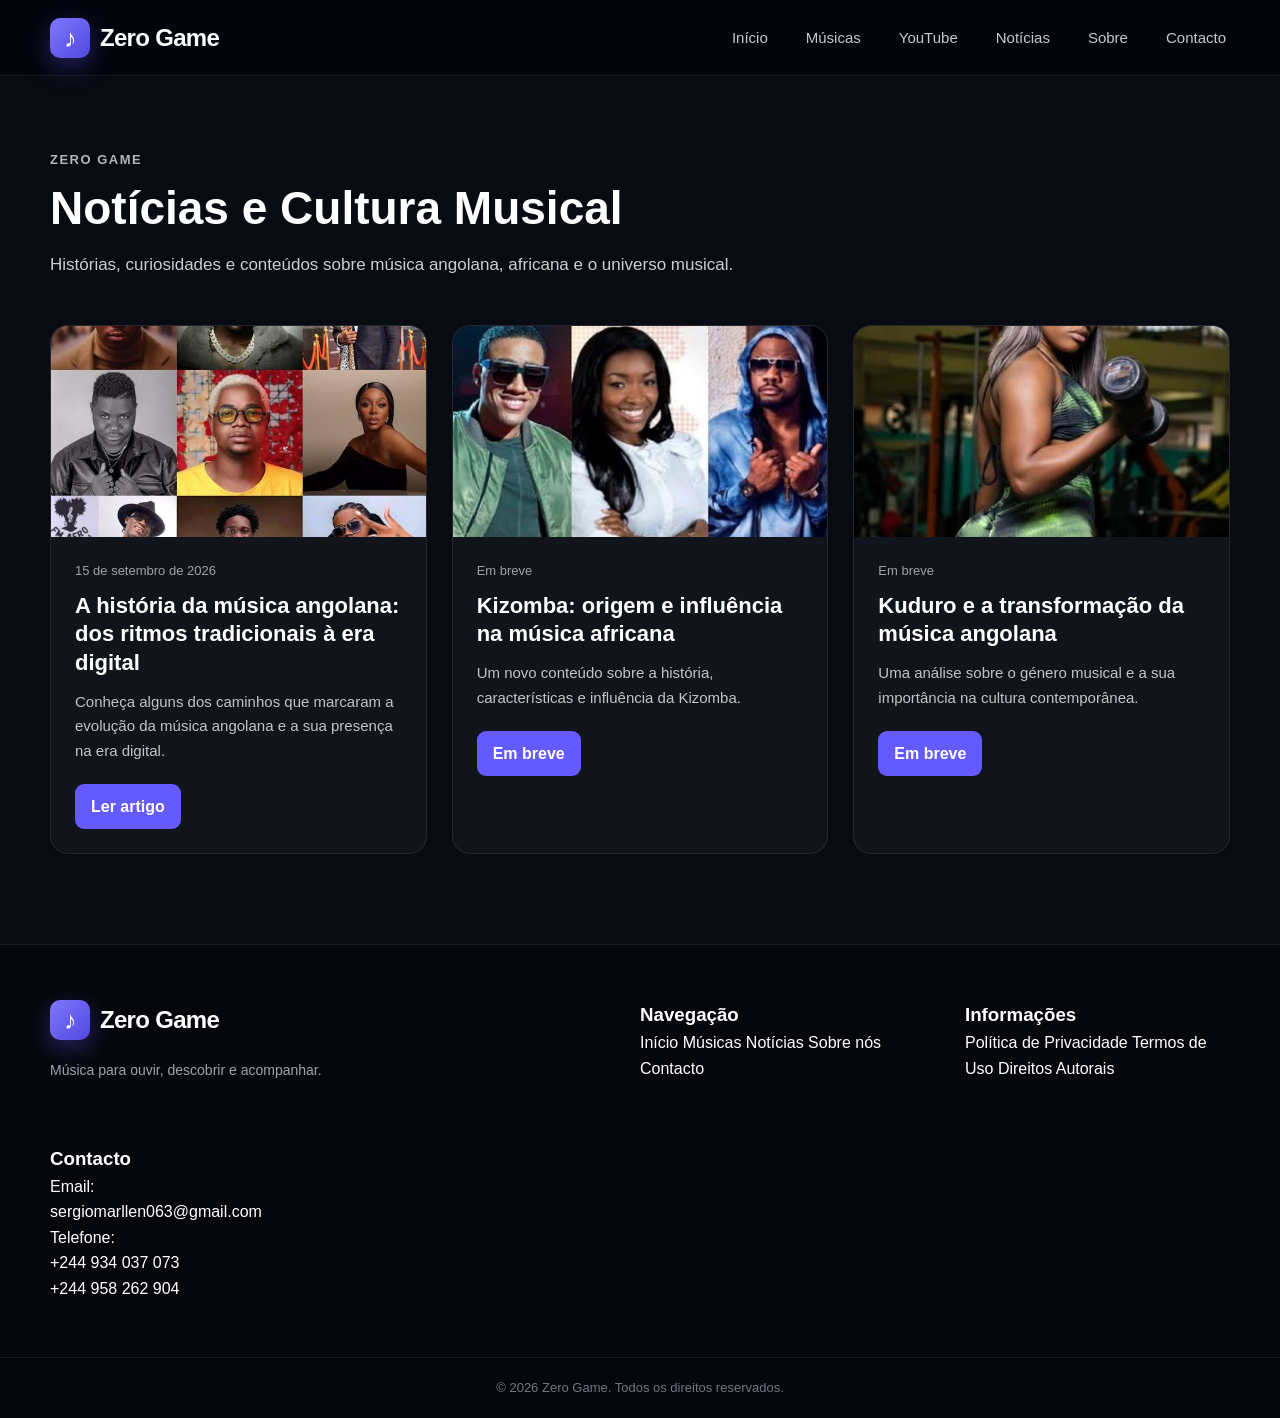
<file: noticias.html>
<!DOCTYPE html>
<html lang="pt-AO">

<head>
    <meta charset="UTF-8">

    <meta name="viewport" content="width=device-width, initial-scale=1.0">

    <title>Notícias e Cultura Musical — Zero Game</title>

    <meta name="description"
        content="Notícias, histórias, curiosidades e conteúdos sobre música angolana, africana e cultura musical no Zero Game.">

    <meta name="robots" content="index, follow">

    <link rel="stylesheet" href="assets/css/style.css">

    <style>
        .news-section {
            padding: 70px 0 90px;
        }

        .news-header {
            max-width: 760px;
            margin-bottom: 45px;
        }

        .news-header span {
            display: inline-block;
            margin-bottom: 12px;
            font-size: 13px;
            font-weight: 700;
            letter-spacing: 1.5px;
            text-transform: uppercase;
            opacity: .7;
        }

        .news-header h1 {
            margin: 0 0 18px;
            font-size: 46px;
            line-height: 1.1;
        }

        .news-header p {
            margin: 0;
            font-size: 17px;
            line-height: 1.7;
            opacity: .8;
        }

        .news-grid {
            display: grid;
            grid-template-columns: repeat(3, minmax(0, 1fr));
            gap: 25px;
        }

        .news-card {
            overflow: hidden;
            border-radius: 18px;
            background: rgba(255, 255, 255, .04);
            border: 1px solid rgba(255, 255, 255, .08);
            transition: transform .25s ease, border-color .25s ease;
        }

        .news-card:hover {
            transform: translateY(-5px);
            border-color: rgba(99, 91, 255, .55);
        }

        .news-card-image {
            width: 100%;
            aspect-ratio: 16 / 9;
            overflow: hidden;
        }

        .news-card-image img {
            width: 100%;
            height: 100%;
            object-fit: cover;
            display: block;
        }

        .news-card-content {
            padding: 24px;
        }

        .news-date {
            display: block;
            margin-bottom: 10px;
            font-size: 13px;
            opacity: .6;
        }

        .news-card h2 {
            margin: 0 0 12px;
            font-size: 22px;
            line-height: 1.3;
        }

        .news-card p {
            margin: 0 0 20px;
            font-size: 15px;
            line-height: 1.65;
            opacity: .75;
        }

        .news-button {
            display: inline-block;
            padding: 10px 16px;
            border-radius: 9px;
            text-decoration: none;
            font-weight: 600;
            background: #635bff;
            color: white;
        }

        .news-button:hover {
            opacity: .9;
        }

        @media (max-width: 900px) {
            .news-grid {
                grid-template-columns: repeat(2, minmax(0, 1fr));
            }

            .news-header h1 {
                font-size: 40px;
            }
        }

        @media (max-width: 650px) {
            .news-section {
                padding: 50px 0 65px;
            }

            .news-header h1 {
                font-size: 34px;
            }

            .news-header p {
                font-size: 15px;
            }

            .news-grid {
                grid-template-columns: 1fr;
            }
        }
    </style>

</head>

<body>

    <!-- CABEÇALHO -->

    <header class="site-header">

        <div class="container header-content">

            <a href="index.html" class="logo">
                <span class="logo-icon">♪</span>
                <span>Zero <strong>Game</strong></span>
            </a>

            <nav class="main-nav">

                <a href="index.html">Início</a>

                <a href="index.html#musicas">Músicas</a>

                <a href="index.html#youtube">YouTube</a>

                <a href="noticias.html">Notícias</a>

                <a href="sobre.html">Sobre</a>

                <a href="contacto.html">Contacto</a>

            </nav>

        </div>

    </header>


    <!-- NOTÍCIAS -->

    <main>

        <section class="news-section">

            <div class="container">

                <div class="news-header">

                    <span>Zero Game</span>

                    <h1>Notícias e Cultura Musical</h1>

                    <p>
                        Histórias, curiosidades e conteúdos sobre música
                        angolana, africana e o universo musical.
                    </p>

                </div>


                <div class="news-grid">


                    <!-- ARTIGO 1 -->

                    <article class="news-card">

                        <div class="news-card-image">

                            <img
                                src="capas/noticia-musica-angolana.jpg"
                                alt="Música angolana e cultura musical">

                        </div>

                        <div class="news-card-content">

                            <span class="news-date">
                                15 de setembro de 2026
                            </span>

                            <h2>
                                A história da música angolana:
                                dos ritmos tradicionais à era digital
                            </h2>

                            <p>
                                Conheça alguns dos caminhos que marcaram a
                                evolução da música angolana e a sua presença
                                na era digital.
                            </p>

                            <a
                                href="artigo-musica-angolana.html"
                                class="news-button">
                                Ler artigo
                            </a>

                        </div>

                    </article>


                    <!-- FUTURO ARTIGO -->

                    <article class="news-card">

                        <div class="news-card-image">

                            <img
                                src="capas/noticia-kizomba.jpg"
                                alt="Kizomba e música africana">

                        </div>

                        <div class="news-card-content">

                            <span class="news-date">
                                Em breve
                            </span>

                            <h2>
                                Kizomba: origem e influência
                                na música africana
                            </h2>

                            <p>
                                Um novo conteúdo sobre a história,
                                características e influência da Kizomba.
                            </p>

                            <a
                                href="#"
                                class="news-button">
                                Em breve
                            </a>

                        </div>

                    </article>


                    <!-- FUTURO ARTIGO -->

                    <article class="news-card">

                        <div class="news-card-image">

                            <img
                                src="capas/noticia-kuduro.jpg"
                                alt="Kuduro e cultura musical angolana">

                        </div>

                        <div class="news-card-content">

                            <span class="news-date">
                                Em breve
                            </span>

                            <h2>
                                Kuduro e a transformação
                                da música angolana
                            </h2>

                            <p>
                                Uma análise sobre o género musical e a sua
                                importância na cultura contemporânea.
                            </p>

                            <a
                                href="#"
                                class="news-button">
                                Em breve
                            </a>

                        </div>

                    </article>

                </div>

            </div>

        </section>

    </main>


    <!-- RODAPÉ -->

    <footer class="site-footer">

        <div class="container footer-content">


            <div class="footer-brand">

                <div class="logo">

                    <span class="logo-icon">♪</span>

                    <span>
                        Zero <strong>Game</strong>
                    </span>

                </div>

                <p>
                    Música para ouvir, descobrir e acompanhar.
                </p>

            </div>


            <div class="footer-links">

                <h3>Navegação</h3>

                <a href="index.html">Início</a>

                <a href="index.html#musicas">Músicas</a>

                <a href="noticias.html">Notícias</a>

                <a href="sobre.html">Sobre nós</a>

                <a href="contacto.html">Contacto</a>

            </div>


            <div class="footer-links">

                <h3>Informações</h3>

                <a href="privacidade.html">
                    Política de Privacidade
                </a>

                <a href="termos.html">
                    Termos de Uso
                </a>

                <a href="direitos-autorais.html">
                    Direitos Autorais
                </a>

            </div>


            <div class="footer-contact">

                <h3>Contacto</h3>

                <p>
                    Email:<br>
                    sergiomarllen063@gmail.com
                </p>

                <p>
                    Telefone:<br>
                    +244 934 037 073
                </p>

                <p>
                    +244 958 262 904
                </p>

            </div>

        </div>


        <div class="footer-bottom">

            <div class="container">

                <p>
                    © <span id="currentYear"></span> Zero Game.
                    Todos os direitos reservados.
                </p>

            </div>

        </div>

    </footer>


    <script>
        document.getElementById("currentYear").textContent =
            new Date().getFullYear();
    </script>

</body>

</html>
</file>
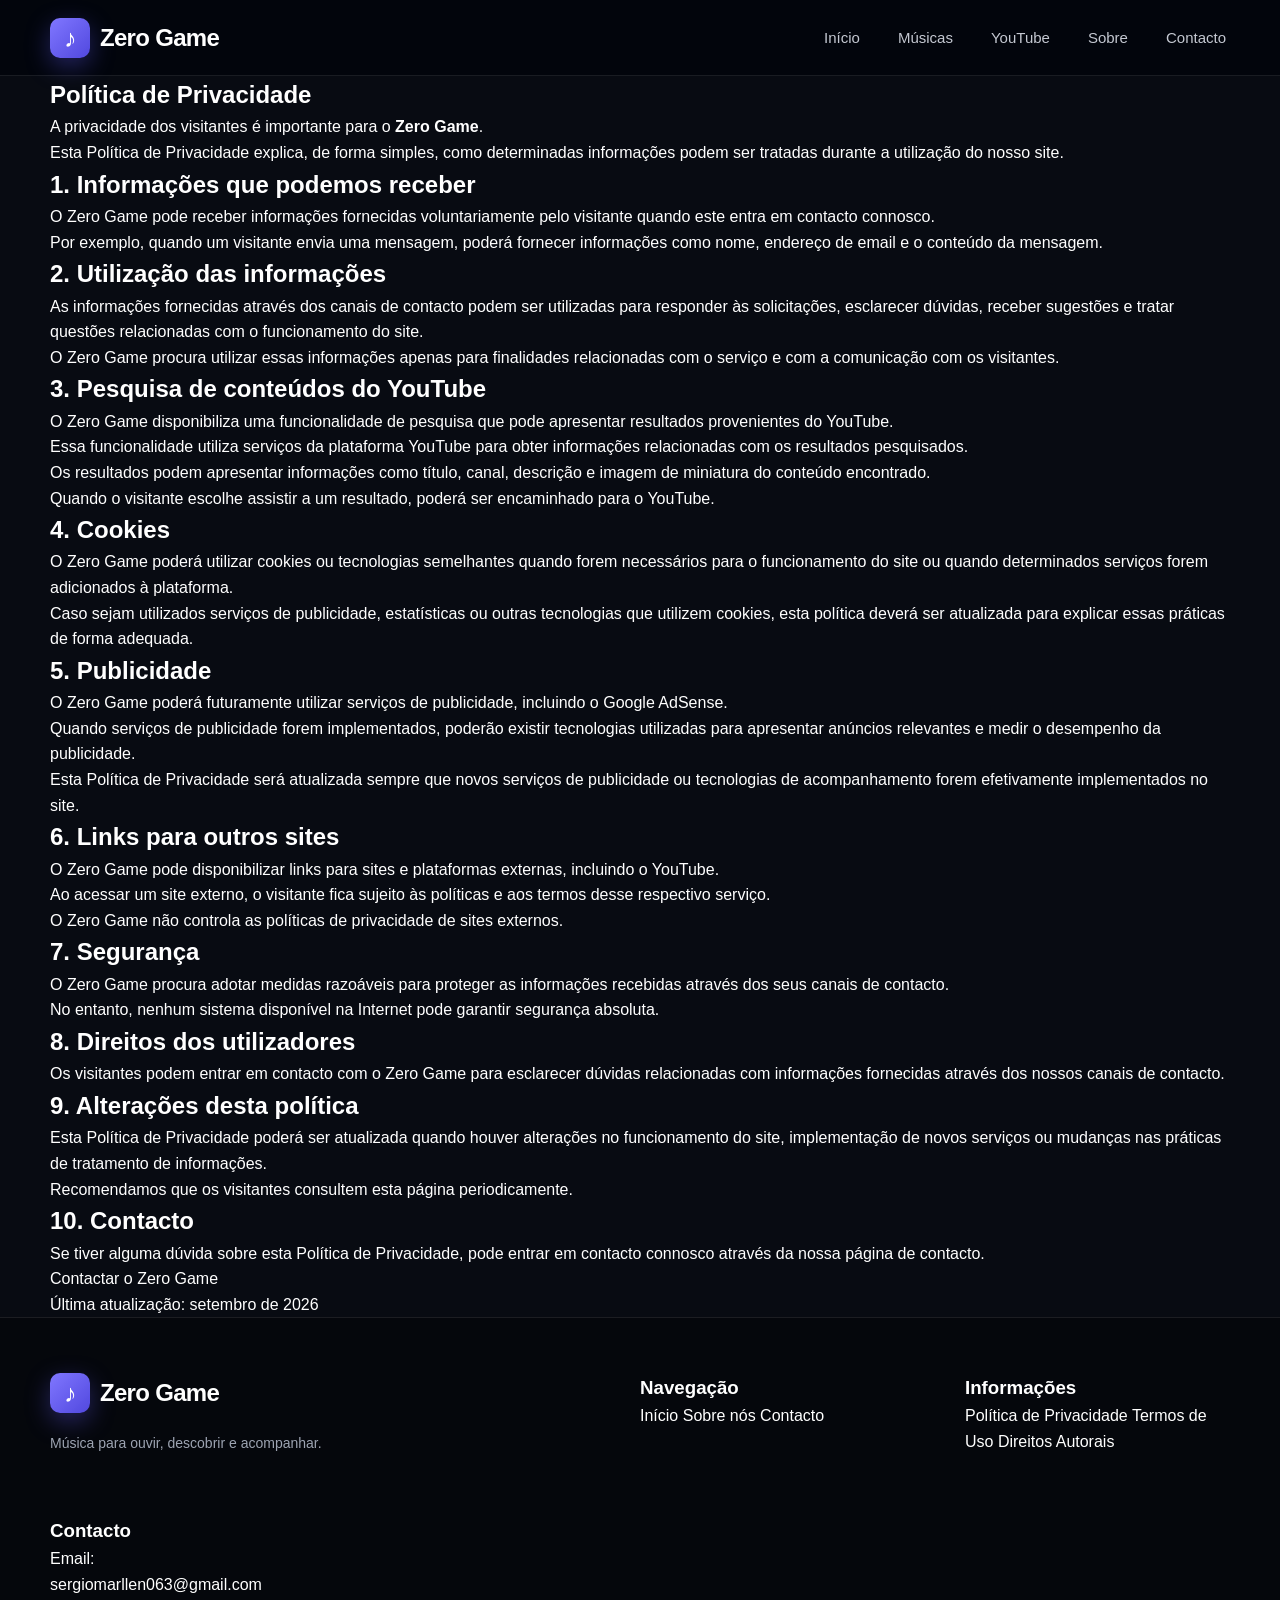
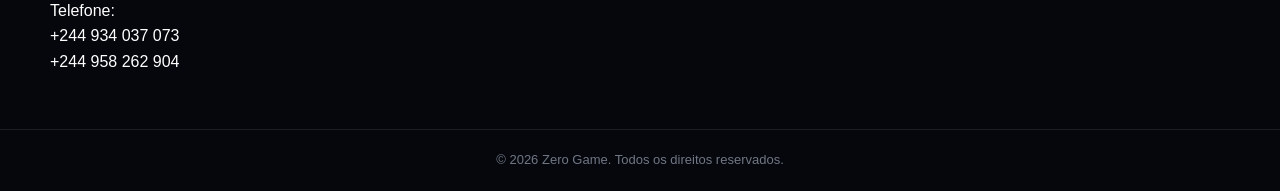
<file: privacidade.html>
<!DOCTYPE html>
<html lang="pt-AO">

<head>
    <meta charset="UTF-8">

    <meta name="viewport" content="width=device-width, initial-scale=1.0">

    <title>Política de Privacidade — Zero Game</title>

    <meta name="description"
        content="Consulte a Política de Privacidade do Zero Game e saiba como as informações dos visitantes podem ser tratadas durante a utilização do site.">

    <meta name="robots" content="index, follow">

    <link rel="stylesheet" href="assets/css/style.css">
</head>

<body>

    <!-- CABEÇALHO -->
    <header class="site-header">

        <div class="container header-content">

            <a href="index.html" class="logo">
                <span class="logo-icon">♪</span>
                <span>Zero <strong>Game</strong></span>
            </a>

            <nav class="main-nav">

                <a href="index.html">Início</a>

                <a href="index.html#musicas">Músicas</a>

                <a href="index.html#youtube">YouTube</a>

                <a href="sobre.html">Sobre</a>

                <a href="contacto.html">Contacto</a>

            </nav>

        </div>

    </header>


    <!-- CONTEÚDO -->
    <main>

        <section class="page-section">

            <div class="container">

                <div class="page-content">

                    <h1>Política de Privacidade</h1>

                    <p>
                        A privacidade dos visitantes é importante para o
                        <strong>Zero Game</strong>.
                    </p>

                    <p>
                        Esta Política de Privacidade explica, de forma simples,
                        como determinadas informações podem ser tratadas durante
                        a utilização do nosso site.
                    </p>


                    <h2>1. Informações que podemos receber</h2>

                    <p>
                        O Zero Game pode receber informações fornecidas
                        voluntariamente pelo visitante quando este entra em
                        contacto connosco.
                    </p>

                    <p>
                        Por exemplo, quando um visitante envia uma mensagem,
                        poderá fornecer informações como nome, endereço de
                        email e o conteúdo da mensagem.
                    </p>


                    <h2>2. Utilização das informações</h2>

                    <p>
                        As informações fornecidas através dos canais de contacto
                        podem ser utilizadas para responder às solicitações,
                        esclarecer dúvidas, receber sugestões e tratar questões
                        relacionadas com o funcionamento do site.
                    </p>

                    <p>
                        O Zero Game procura utilizar essas informações apenas
                        para finalidades relacionadas com o serviço e com a
                        comunicação com os visitantes.
                    </p>


                    <h2>3. Pesquisa de conteúdos do YouTube</h2>

                    <p>
                        O Zero Game disponibiliza uma funcionalidade de pesquisa
                        que pode apresentar resultados provenientes do YouTube.
                    </p>

                    <p>
                        Essa funcionalidade utiliza serviços da plataforma
                        YouTube para obter informações relacionadas com os
                        resultados pesquisados.
                    </p>

                    <p>
                        Os resultados podem apresentar informações como título,
                        canal, descrição e imagem de miniatura do conteúdo
                        encontrado.
                    </p>

                    <p>
                        Quando o visitante escolhe assistir a um resultado,
                        poderá ser encaminhado para o YouTube.
                    </p>


                    <h2>4. Cookies</h2>

                    <p>
                        O Zero Game poderá utilizar cookies ou tecnologias
                        semelhantes quando forem necessários para o
                        funcionamento do site ou quando determinados serviços
                        forem adicionados à plataforma.
                    </p>

                    <p>
                        Caso sejam utilizados serviços de publicidade,
                        estatísticas ou outras tecnologias que utilizem cookies,
                        esta política deverá ser atualizada para explicar essas
                        práticas de forma adequada.
                    </p>


                    <h2>5. Publicidade</h2>

                    <p>
                        O Zero Game poderá futuramente utilizar serviços de
                        publicidade, incluindo o Google AdSense.
                    </p>

                    <p>
                        Quando serviços de publicidade forem implementados,
                        poderão existir tecnologias utilizadas para apresentar
                        anúncios relevantes e medir o desempenho da publicidade.
                    </p>

                    <p>
                        Esta Política de Privacidade será atualizada sempre que
                        novos serviços de publicidade ou tecnologias de
                        acompanhamento forem efetivamente implementados no
                        site.
                    </p>


                    <h2>6. Links para outros sites</h2>

                    <p>
                        O Zero Game pode disponibilizar links para sites e
                        plataformas externas, incluindo o YouTube.
                    </p>

                    <p>
                        Ao acessar um site externo, o visitante fica sujeito às
                        políticas e aos termos desse respectivo serviço.
                    </p>

                    <p>
                        O Zero Game não controla as políticas de privacidade de
                        sites externos.
                    </p>


                    <h2>7. Segurança</h2>

                    <p>
                        O Zero Game procura adotar medidas razoáveis para
                        proteger as informações recebidas através dos seus
                        canais de contacto.
                    </p>

                    <p>
                        No entanto, nenhum sistema disponível na Internet pode
                        garantir segurança absoluta.
                    </p>


                    <h2>8. Direitos dos utilizadores</h2>

                    <p>
                        Os visitantes podem entrar em contacto com o Zero Game
                        para esclarecer dúvidas relacionadas com informações
                        fornecidas através dos nossos canais de contacto.
                    </p>


                    <h2>9. Alterações desta política</h2>

                    <p>
                        Esta Política de Privacidade poderá ser atualizada
                        quando houver alterações no funcionamento do site,
                        implementação de novos serviços ou mudanças nas
                        práticas de tratamento de informações.
                    </p>

                    <p>
                        Recomendamos que os visitantes consultem esta página
                        periodicamente.
                    </p>


                    <h2>10. Contacto</h2>

                    <p>
                        Se tiver alguma dúvida sobre esta Política de
                        Privacidade, pode entrar em contacto connosco através
                        da nossa página de contacto.
                    </p>

                    <p>
                        <a href="contacto.html">
                            Contactar o Zero Game
                        </a>
                    </p>


                    <p class="last-updated">
                        Última atualização: setembro de 2026
                    </p>

                </div>

            </div>

        </section>

    </main>


    <!-- RODAPÉ -->
    <footer class="site-footer">

        <div class="container footer-content">

            <div class="footer-brand">

                <div class="logo">
                    <span class="logo-icon">♪</span>
                    <span>Zero <strong>Game</strong></span>
                </div>

                <p>
                    Música para ouvir, descobrir e acompanhar.
                </p>

            </div>


            <div class="footer-links">

                <h3>Navegação</h3>

                <a href="index.html">Início</a>

                <a href="sobre.html">Sobre nós</a>

                <a href="contacto.html">Contacto</a>

            </div>


            <div class="footer-links">

                <h3>Informações</h3>

                <a href="privacidade.html">
                    Política de Privacidade
                </a>

                <a href="termos.html">
                    Termos de Uso
                </a>

                <a href="direitos-autorais.html">
                    Direitos Autorais
                </a>

            </div>


            <div class="footer-contact">

                <h3>Contacto</h3>

                <p>
                    Email:<br>
                    sergiomarllen063@gmail.com
                </p>

                <p>
                    Telefone:<br>
                    +244 934 037 073
                </p>

                <p>
                    +244 958 262 904
                </p>

            </div>

        </div>


        <div class="footer-bottom">

            <div class="container">

                <p>
                    © <span id="currentYear"></span> Zero Game.
                    Todos os direitos reservados.
                </p>

            </div>

        </div>

    </footer>


    <script>
        document.getElementById("currentYear").textContent =
            new Date().getFullYear();
    </script>

</body>

</html>
</file>
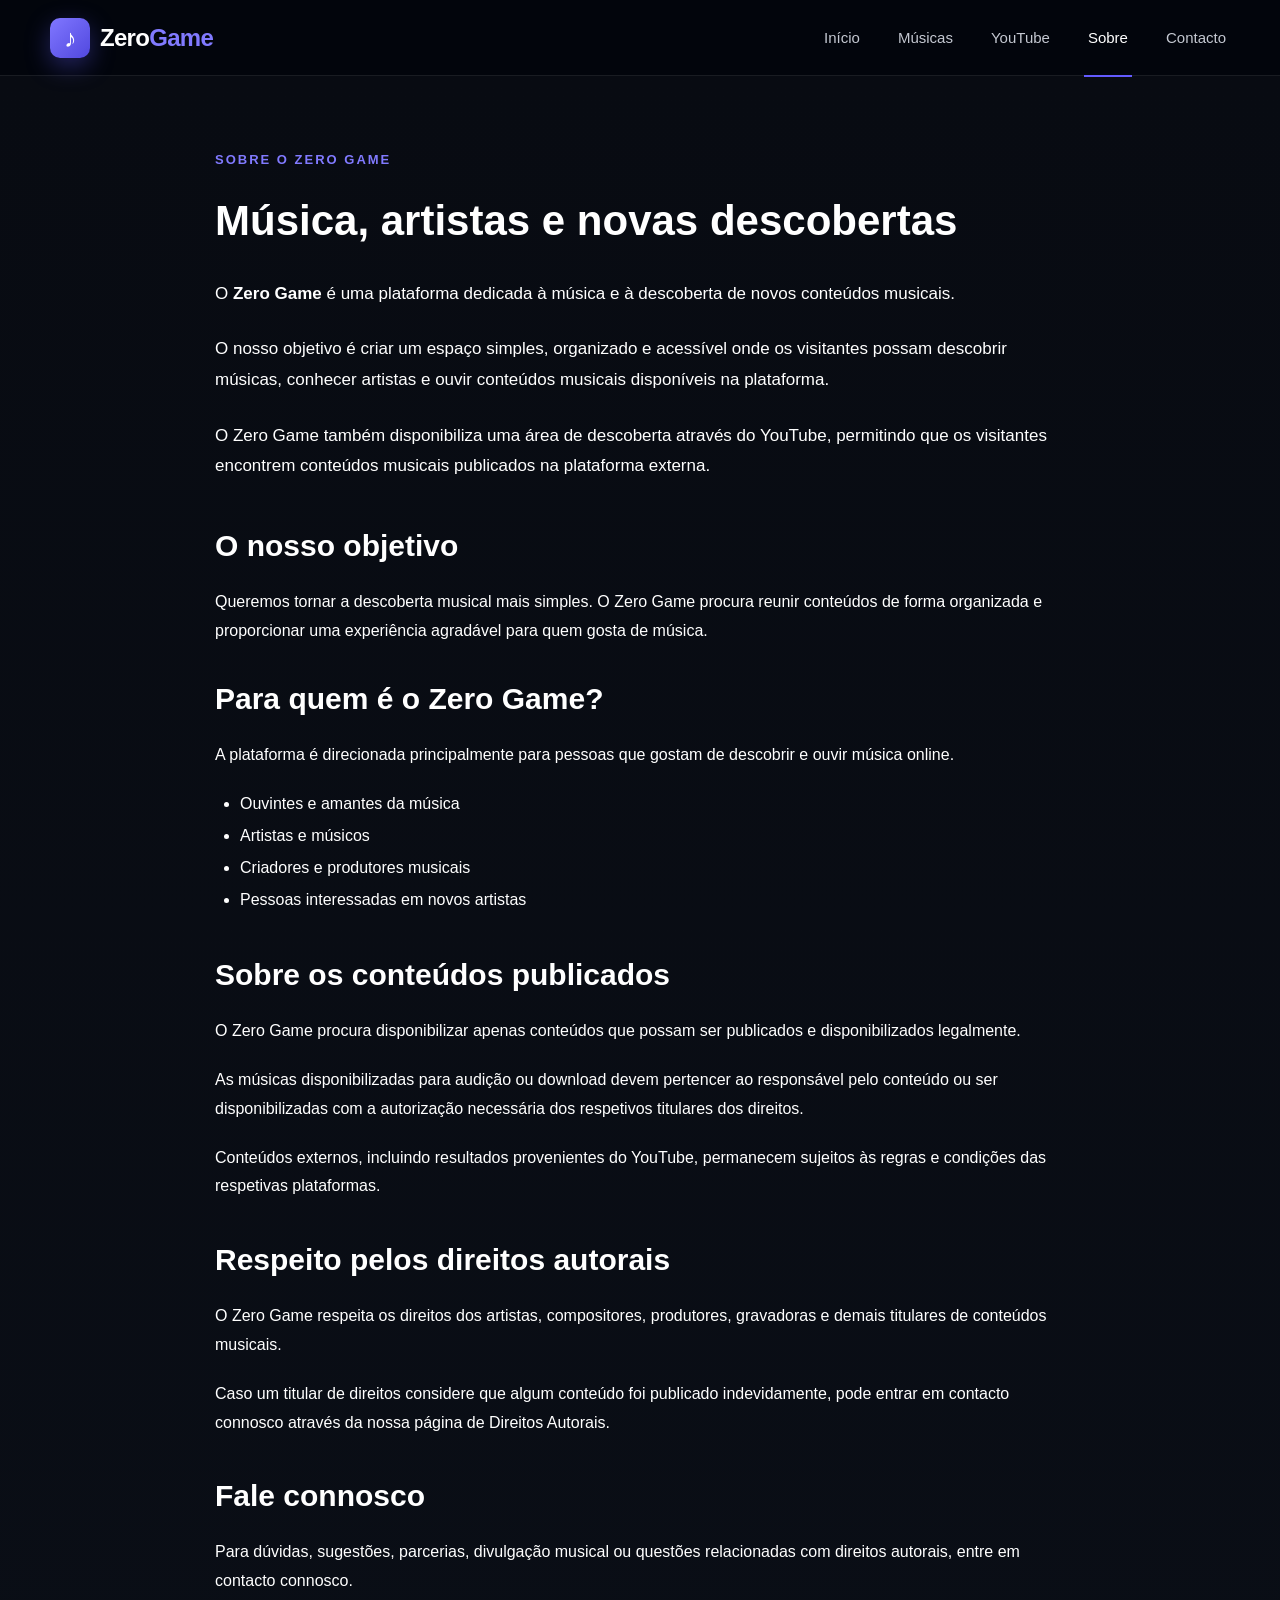
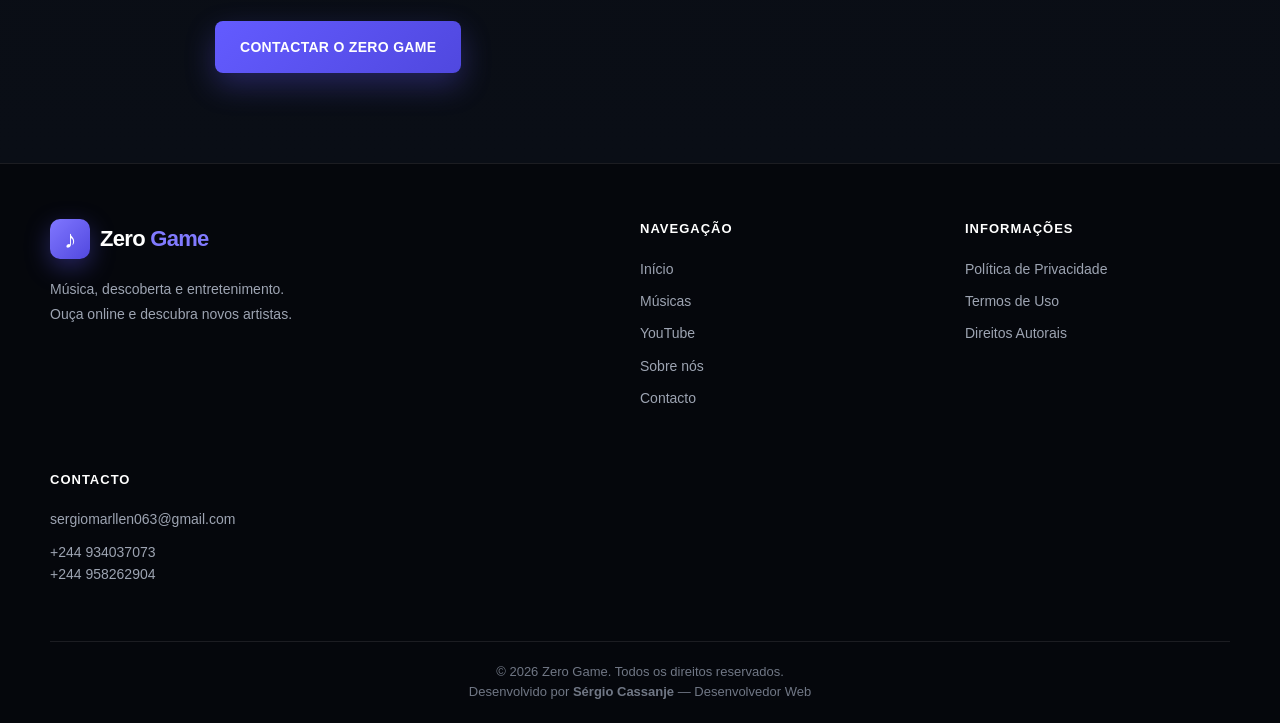
<file: sobre.html>
<!DOCTYPE html>
<html lang="pt-AO">

<head>
    <meta charset="UTF-8">

    <meta
        name="viewport"
        content="width=device-width, initial-scale=1.0"
    >

    <title>Sobre o Zero Game — Música e Descobertas</title>

    <meta
        name="description"
        content="Conheça o Zero Game, uma plataforma dedicada à descoberta de músicas, artistas e conteúdos musicais."
    >

    <meta
        name="robots"
        content="index, follow"
    >

    <link
        rel="stylesheet"
        href="assets/css/style.css"
    >
</head>

<body>

    <!-- =====================================================
         CABEÇALHO
    ====================================================== -->

    <header class="site-header">

        <div class="container header-content">

            <a
                href="index.html"
                class="logo"
            >

                <span class="logo-icon">
                    ♪
                </span>

                <span>
                    Zero<span class="logo-highlight">Game</span>
                </span>

            </a>


            <nav class="main-nav">

                <a href="index.html">
                    Início
                </a>

                <a href="index.html#catalogo">
                    Músicas
                </a>

                <a href="index.html#youtube">
                    YouTube
                </a>

                <a
                    href="sobre.html"
                    class="active"
                >
                    Sobre
                </a>

                <a href="contacto.html">
                    Contacto
                </a>

            </nav>

        </div>

    </header>


    <!-- =====================================================
         CONTEÚDO PRINCIPAL
    ====================================================== -->

    <main>

        <section class="catalog-section">

            <div class="container">

                <div
                    style="
                        max-width: 850px;
                        margin: 0 auto;
                    "
                >

                    <span class="section-label">
                        SOBRE O ZERO GAME
                    </span>

                    <h1
                        style="
                            font-size: 42px;
                            margin: 15px 0 25px;
                        "
                    >
                        Música, artistas e novas descobertas
                    </h1>


                    <p
                        style="
                            font-size: 17px;
                            line-height: 1.8;
                            margin-bottom: 25px;
                        "
                    >
                        O <strong>Zero Game</strong> é uma plataforma
                        dedicada à música e à descoberta de novos
                        conteúdos musicais.
                    </p>


                    <p
                        style="
                            font-size: 17px;
                            line-height: 1.8;
                            margin-bottom: 25px;
                        "
                    >
                        O nosso objetivo é criar um espaço simples,
                        organizado e acessível onde os visitantes
                        possam descobrir músicas, conhecer artistas
                        e ouvir conteúdos musicais disponíveis na
                        plataforma.
                    </p>


                    <p
                        style="
                            font-size: 17px;
                            line-height: 1.8;
                            margin-bottom: 40px;
                        "
                    >
                        O Zero Game também disponibiliza uma área de
                        descoberta através do YouTube, permitindo que
                        os visitantes encontrem conteúdos musicais
                        publicados na plataforma externa.
                    </p>


                    <!-- =================================================
                         NOSSO OBJETIVO
                    ================================================== -->

                    <h2
                        style="
                            font-size: 30px;
                            margin-bottom: 18px;
                        "
                    >
                        O nosso objetivo
                    </h2>

                    <p
                        style="
                            font-size: 16px;
                            line-height: 1.8;
                            margin-bottom: 30px;
                        "
                    >
                        Queremos tornar a descoberta musical mais
                        simples. O Zero Game procura reunir conteúdos
                        de forma organizada e proporcionar uma
                        experiência agradável para quem gosta de
                        música.
                    </p>


                    <!-- =================================================
                         PARA QUEM É
                    ================================================== -->

                    <h2
                        style="
                            font-size: 30px;
                            margin-bottom: 18px;
                        "
                    >
                        Para quem é o Zero Game?
                    </h2>

                    <p
                        style="
                            font-size: 16px;
                            line-height: 1.8;
                            margin-bottom: 18px;
                        "
                    >
                        A plataforma é direcionada principalmente
                        para pessoas que gostam de descobrir e ouvir
                        música online.
                    </p>

                    <ul
                        style="
                            font-size: 16px;
                            line-height: 2;
                            margin-bottom: 35px;
                            padding-left: 25px;
                        "
                    >

                        <li>
                            Ouvintes e amantes da música
                        </li>

                        <li>
                            Artistas e músicos
                        </li>

                        <li>
                            Criadores e produtores musicais
                        </li>

                        <li>
                            Pessoas interessadas em novos artistas
                        </li>

                    </ul>


                    <!-- =================================================
                         CONTEÚDO
                    ================================================== -->

                    <h2
                        style="
                            font-size: 30px;
                            margin-bottom: 18px;
                        "
                    >
                        Sobre os conteúdos publicados
                    </h2>

                    <p
                        style="
                            font-size: 16px;
                            line-height: 1.8;
                            margin-bottom: 20px;
                        "
                    >
                        O Zero Game procura disponibilizar apenas
                        conteúdos que possam ser publicados e
                        disponibilizados legalmente.
                    </p>

                    <p
                        style="
                            font-size: 16px;
                            line-height: 1.8;
                            margin-bottom: 20px;
                        "
                    >
                        As músicas disponibilizadas para audição ou
                        download devem pertencer ao responsável pelo
                        conteúdo ou ser disponibilizadas com a
                        autorização necessária dos respetivos
                        titulares dos direitos.
                    </p>

                    <p
                        style="
                            font-size: 16px;
                            line-height: 1.8;
                            margin-bottom: 35px;
                        "
                    >
                        Conteúdos externos, incluindo resultados
                        provenientes do YouTube, permanecem sujeitos
                        às regras e condições das respetivas
                        plataformas.
                    </p>


                    <!-- =================================================
                         DIREITOS AUTORAIS
                    ================================================== -->

                    <h2
                        style="
                            font-size: 30px;
                            margin-bottom: 18px;
                        "
                    >
                        Respeito pelos direitos autorais
                    </h2>

                    <p
                        style="
                            font-size: 16px;
                            line-height: 1.8;
                            margin-bottom: 20px;
                        "
                    >
                        O Zero Game respeita os direitos dos artistas,
                        compositores, produtores, gravadoras e demais
                        titulares de conteúdos musicais.
                    </p>

                    <p
                        style="
                            font-size: 16px;
                            line-height: 1.8;
                            margin-bottom: 35px;
                        "
                    >
                        Caso um titular de direitos considere que
                        algum conteúdo foi publicado indevidamente,
                        pode entrar em contacto connosco através da
                        nossa página de Direitos Autorais.
                    </p>


                    <!-- =================================================
                         CONTACTO
                    ================================================== -->

                    <h2
                        style="
                            font-size: 30px;
                            margin-bottom: 18px;
                        "
                    >
                        Fale connosco
                    </h2>

                    <p
                        style="
                            font-size: 16px;
                            line-height: 1.8;
                            margin-bottom: 25px;
                        "
                    >
                        Para dúvidas, sugestões, parcerias,
                        divulgação musical ou questões relacionadas
                        com direitos autorais, entre em contacto
                        connosco.
                    </p>

                    <a
                        href="contacto.html"
                        class="hero-button"
                    >
                        CONTACTAR O ZERO GAME
                    </a>

                </div>

            </div>

        </section>

    </main>


    <!-- =====================================================
         RODAPÉ
    ====================================================== -->

    <footer class="site-footer">

        <div class="container footer-content">

            <div class="footer-brand">

                <a
                    href="index.html"
                    class="logo footer-logo"
                >

                    <span class="logo-icon">
                        ♪
                    </span>

                    <span>
                        Zero<span class="logo-highlight">
                            Game
                        </span>
                    </span>

                </a>

                <p>
                    Música, descoberta e entretenimento.
                    <br>
                    Ouça online e descubra novos artistas.
                </p>

            </div>


            <div class="footer-column">

                <h3>
                    Navegação
                </h3>

                <a href="index.html">
                    Início
                </a>

                <a href="index.html#catalogo">
                    Músicas
                </a>

                <a href="index.html#youtube">
                    YouTube
                </a>

                <a href="sobre.html">
                    Sobre nós
                </a>

                <a href="contacto.html">
                    Contacto
                </a>

            </div>


            <div class="footer-column">

                <h3>
                    Informações
                </h3>

                <a href="privacidade.html">
                    Política de Privacidade
                </a>

                <a href="termos.html">
                    Termos de Uso
                </a>

                <a href="direitos-autorais.html">
                    Direitos Autorais
                </a>

            </div>


            <div class="footer-column">

                <h3>
                    Contacto
                </h3>

                <p>
                    sergiomarllen063@gmail.com
                </p>

                <p>
                    +244 934037073
                    <br>
                    +244 958262904
                </p>

            </div>

        </div>


        <div class="container footer-bottom">

            <p>
                ©
                <span id="currentYear"></span>
                Zero Game.
                Todos os direitos reservados.
            </p>

            <p>
                Desenvolvido por
                <strong>Sérgio Cassanje</strong>
                — Desenvolvedor Web
            </p>

        </div>

    </footer>


    <script>

        const ano = document.getElementById("currentYear");

        if (ano) {
            ano.textContent = new Date().getFullYear();
        }

    </script>

</body>

</html>
</file>
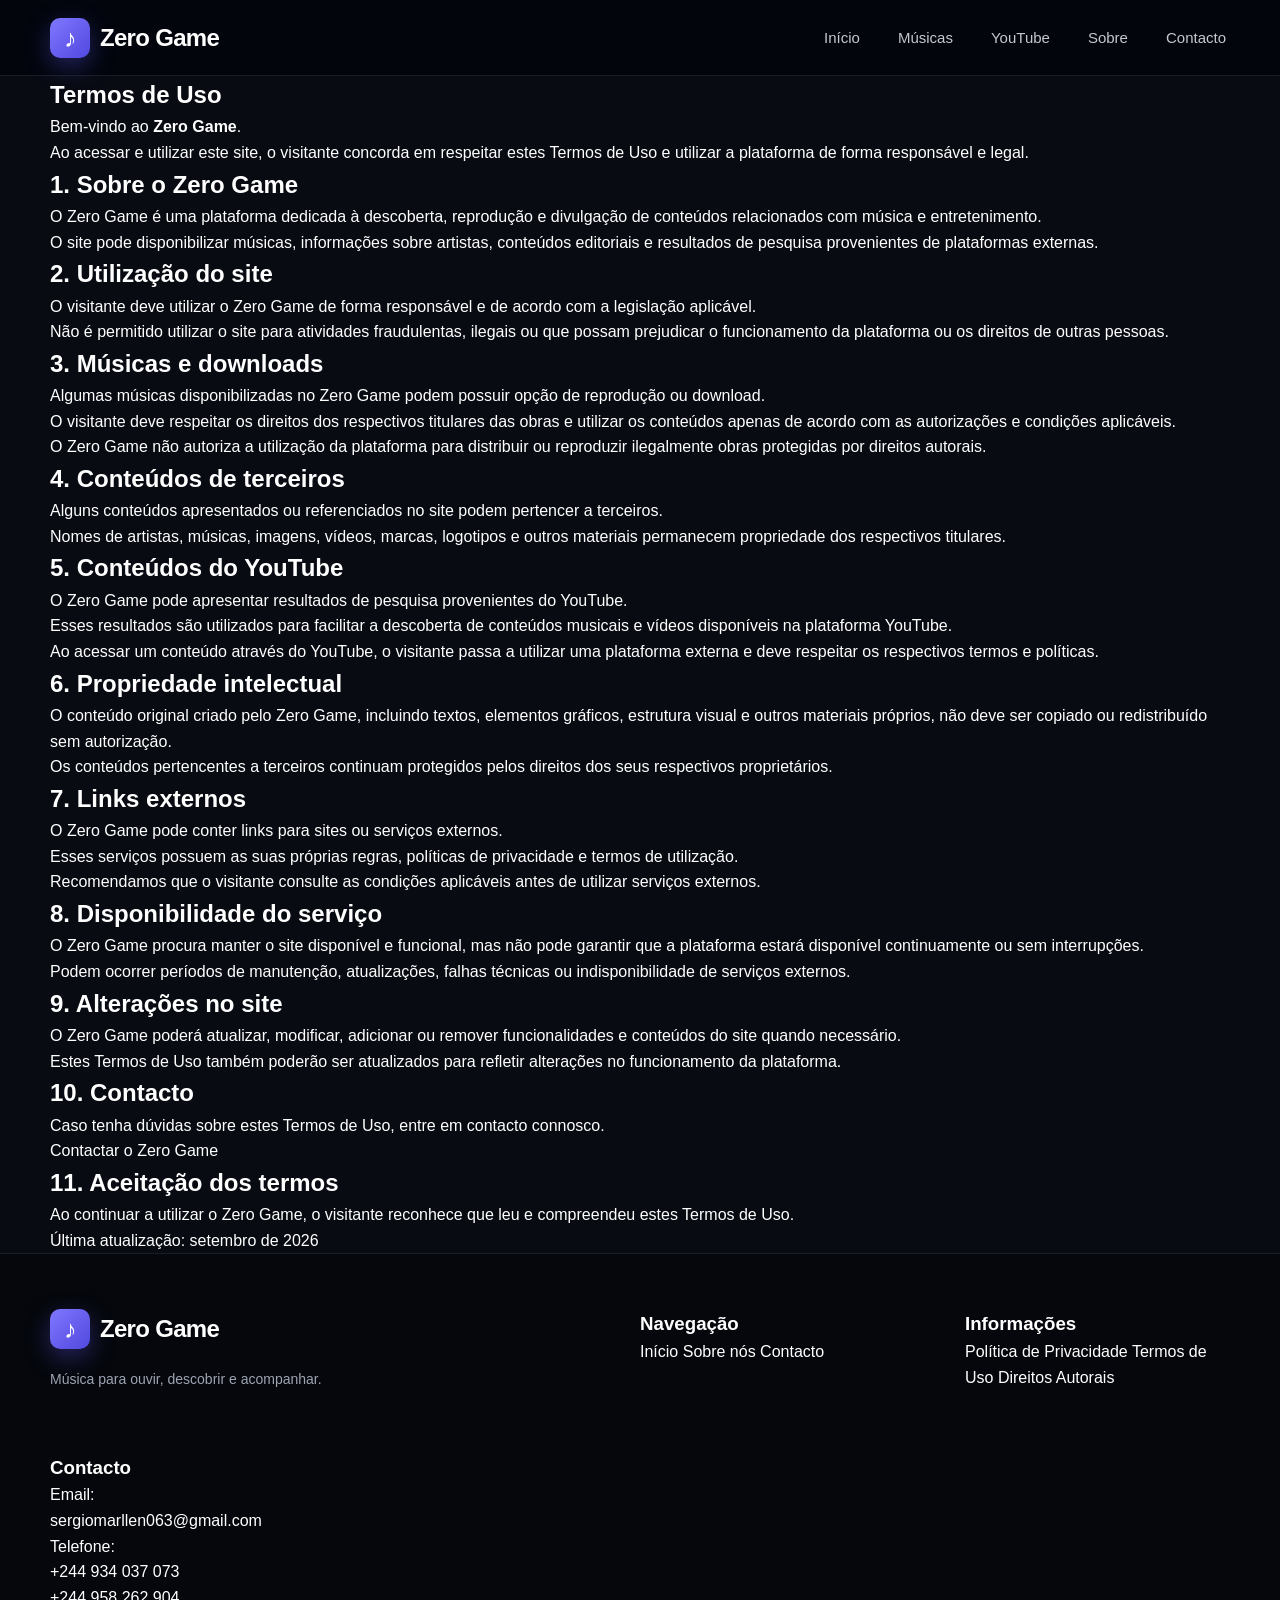
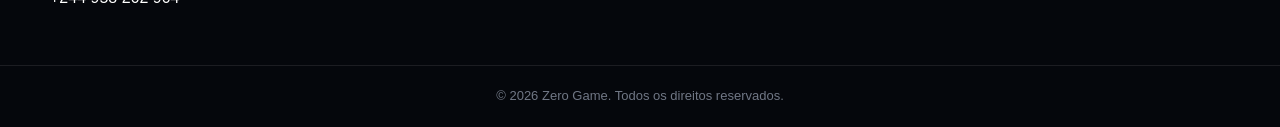
<file: termos.html>
<!DOCTYPE html>
<html lang="pt-AO">

<head>
    <meta charset="UTF-8">

    <meta name="viewport" content="width=device-width, initial-scale=1.0">

    <title>Termos de Uso — Zero Game</title>

    <meta name="description"
        content="Leia os Termos de Uso do Zero Game e conheça as regras para utilização da plataforma, músicas, conteúdos e funcionalidades do site.">

    <meta name="robots" content="index, follow">

    <link rel="stylesheet" href="assets/css/style.css">
</head>

<body>

    <!-- CABEÇALHO -->
    <header class="site-header">

        <div class="container header-content">

            <a href="index.html" class="logo">
                <span class="logo-icon">♪</span>
                <span>Zero <strong>Game</strong></span>
            </a>

            <nav class="main-nav">

                <a href="index.html">Início</a>

                <a href="index.html#musicas">Músicas</a>

                <a href="index.html#youtube">YouTube</a>

                <a href="sobre.html">Sobre</a>

                <a href="contacto.html">Contacto</a>

            </nav>

        </div>

    </header>


    <!-- CONTEÚDO PRINCIPAL -->
    <main>

        <section class="page-section">

            <div class="container">

                <div class="page-content">

                    <h1>Termos de Uso</h1>

                    <p>
                        Bem-vindo ao <strong>Zero Game</strong>.
                    </p>

                    <p>
                        Ao acessar e utilizar este site, o visitante concorda
                        em respeitar estes Termos de Uso e utilizar a plataforma
                        de forma responsável e legal.
                    </p>


                    <h2>1. Sobre o Zero Game</h2>

                    <p>
                        O Zero Game é uma plataforma dedicada à descoberta,
                        reprodução e divulgação de conteúdos relacionados com
                        música e entretenimento.
                    </p>

                    <p>
                        O site pode disponibilizar músicas, informações sobre
                        artistas, conteúdos editoriais e resultados de pesquisa
                        provenientes de plataformas externas.
                    </p>


                    <h2>2. Utilização do site</h2>

                    <p>
                        O visitante deve utilizar o Zero Game de forma
                        responsável e de acordo com a legislação aplicável.
                    </p>

                    <p>
                        Não é permitido utilizar o site para atividades
                        fraudulentas, ilegais ou que possam prejudicar o
                        funcionamento da plataforma ou os direitos de outras
                        pessoas.
                    </p>


                    <h2>3. Músicas e downloads</h2>

                    <p>
                        Algumas músicas disponibilizadas no Zero Game podem
                        possuir opção de reprodução ou download.
                    </p>

                    <p>
                        O visitante deve respeitar os direitos dos respectivos
                        titulares das obras e utilizar os conteúdos apenas de
                        acordo com as autorizações e condições aplicáveis.
                    </p>

                    <p>
                        O Zero Game não autoriza a utilização da plataforma para
                        distribuir ou reproduzir ilegalmente obras protegidas
                        por direitos autorais.
                    </p>


                    <h2>4. Conteúdos de terceiros</h2>

                    <p>
                        Alguns conteúdos apresentados ou referenciados no site
                        podem pertencer a terceiros.
                    </p>

                    <p>
                        Nomes de artistas, músicas, imagens, vídeos, marcas,
                        logotipos e outros materiais permanecem propriedade dos
                        respectivos titulares.
                    </p>


                    <h2>5. Conteúdos do YouTube</h2>

                    <p>
                        O Zero Game pode apresentar resultados de pesquisa
                        provenientes do YouTube.
                    </p>

                    <p>
                        Esses resultados são utilizados para facilitar a
                        descoberta de conteúdos musicais e vídeos disponíveis
                        na plataforma YouTube.
                    </p>

                    <p>
                        Ao acessar um conteúdo através do YouTube, o visitante
                        passa a utilizar uma plataforma externa e deve respeitar
                        os respectivos termos e políticas.
                    </p>


                    <h2>6. Propriedade intelectual</h2>

                    <p>
                        O conteúdo original criado pelo Zero Game, incluindo
                        textos, elementos gráficos, estrutura visual e outros
                        materiais próprios, não deve ser copiado ou
                        redistribuído sem autorização.
                    </p>

                    <p>
                        Os conteúdos pertencentes a terceiros continuam
                        protegidos pelos direitos dos seus respectivos
                        proprietários.
                    </p>


                    <h2>7. Links externos</h2>

                    <p>
                        O Zero Game pode conter links para sites ou serviços
                        externos.
                    </p>

                    <p>
                        Esses serviços possuem as suas próprias regras,
                        políticas de privacidade e termos de utilização.
                    </p>

                    <p>
                        Recomendamos que o visitante consulte as condições
                        aplicáveis antes de utilizar serviços externos.
                    </p>


                    <h2>8. Disponibilidade do serviço</h2>

                    <p>
                        O Zero Game procura manter o site disponível e
                        funcional, mas não pode garantir que a plataforma estará
                        disponível continuamente ou sem interrupções.
                    </p>

                    <p>
                        Podem ocorrer períodos de manutenção, atualizações,
                        falhas técnicas ou indisponibilidade de serviços
                        externos.
                    </p>


                    <h2>9. Alterações no site</h2>

                    <p>
                        O Zero Game poderá atualizar, modificar, adicionar ou
                        remover funcionalidades e conteúdos do site quando
                        necessário.
                    </p>

                    <p>
                        Estes Termos de Uso também poderão ser atualizados para
                        refletir alterações no funcionamento da plataforma.
                    </p>


                    <h2>10. Contacto</h2>

                    <p>
                        Caso tenha dúvidas sobre estes Termos de Uso, entre em
                        contacto connosco.
                    </p>

                    <p>
                        <a href="contacto.html">
                            Contactar o Zero Game
                        </a>
                    </p>


                    <h2>11. Aceitação dos termos</h2>

                    <p>
                        Ao continuar a utilizar o Zero Game, o visitante
                        reconhece que leu e compreendeu estes Termos de Uso.
                    </p>


                    <p class="last-updated">
                        Última atualização: setembro de 2026
                    </p>

                </div>

            </div>

        </section>

    </main>


    <!-- RODAPÉ -->
    <footer class="site-footer">

        <div class="container footer-content">

            <div class="footer-brand">

                <div class="logo">
                    <span class="logo-icon">♪</span>
                    <span>Zero <strong>Game</strong></span>
                </div>

                <p>
                    Música para ouvir, descobrir e acompanhar.
                </p>

            </div>


            <div class="footer-links">

                <h3>Navegação</h3>

                <a href="index.html">Início</a>

                <a href="sobre.html">Sobre nós</a>

                <a href="contacto.html">Contacto</a>

            </div>


            <div class="footer-links">

                <h3>Informações</h3>

                <a href="privacidade.html">
                    Política de Privacidade
                </a>

                <a href="termos.html">
                    Termos de Uso
                </a>

                <a href="direitos-autorais.html">
                    Direitos Autorais
                </a>

            </div>


            <div class="footer-contact">

                <h3>Contacto</h3>

                <p>
                    Email:<br>
                    sergiomarllen063@gmail.com
                </p>

                <p>
                    Telefone:<br>
                    +244 934 037 073
                </p>

                <p>
                    +244 958 262 904
                </p>

            </div>

        </div>


        <div class="footer-bottom">

            <div class="container">

                <p>
                    © <span id="currentYear"></span> Zero Game.
                    Todos os direitos reservados.
                </p>

            </div>

        </div>

    </footer>


    <script>
        document.getElementById("currentYear").textContent =
            new Date().getFullYear();
    </script>

</body>

</html>
</file>
<file: assets/css/style.css>
/* ==========================================================
   RESET
========================================================== */

* {
    box-sizing: border-box;
    margin: 0;
    padding: 0;
}


html {
    scroll-behavior: smooth;
}


body {
    font-family:
        Arial,
        Helvetica,
        sans-serif;

    background: #080b12;

    color: #ffffff;

    line-height: 1.6;
    max-width: 100%;
    overflow-x: hidden;
}


img {
    max-width: 100%;
    display: block;
}


a {
    color: inherit;
    text-decoration: none;
}


button,
input {
    font: inherit;
}



/* ==========================================================
   VARIÁVEIS
========================================================== */

:root {

    --background: #080b12;

    --surface: #10151f;

    --surface-light: #151b27;

    --text: #ffffff;

    --muted: #9da4b2;

    --border:
        rgba(255, 255, 255, 0.09);

    --accent: #635bff;

    --accent-light: #817aff;

    --accent-dark: #5048df;

    --spotify: #1db954;

    --radius: 18px;

    --shadow:
        0 20px 60px rgba(0, 0, 0, 0.35);
}



/* ==========================================================
   CONTAINER
========================================================== */

.container {

    width:
        min(
            1180px,
            calc(100% - 40px)
        );

    margin:
        0 auto;
}



/* ==========================================================
   HEADER
========================================================== */

.site-header {

    height: 76px;

    background:
        rgba(3, 6, 12, 0.96);

    border-bottom:
        1px solid var(--border);

    position:
        relative;

    z-index: 100;
}


.header-content {

    height: 76px;

    display:
        flex;

    align-items:
        center;

    justify-content:
        space-between;
}



/* ==========================================================
   LOGO
========================================================== */

.logo {

    display:
        flex;

    align-items:
        center;

    gap: 10px;

    font-size: 24px;

    font-weight: 800;

    letter-spacing: -0.7px;
}


.logo-icon {

    width: 40px;

    height: 40px;

    display:
        flex;

    align-items:
        center;

    justify-content:
        center;

    border-radius: 10px;

    background:
        linear-gradient(
            135deg,
            #8077ff,
            #5148df
        );

    font-size: 25px;

    box-shadow:
        0 8px 25px
        rgba(99, 91, 255, 0.35);
}


.logo-highlight {

    color:
        var(--accent-light);
}



/* ==========================================================
   NAVEGAÇÃO
========================================================== */

.main-nav {

    display:
        flex;

    align-items:
        center;

    gap: 30px;
}


.main-nav a {

    color:
        #c4c8d1;

    font-size:
        15px;

    padding:
        27px 4px;

    position:
        relative;

    transition:
        color 0.25s ease;
}


.main-nav a:hover {

    color:
        #ffffff;
}


.main-nav a.active {

    color:
        #ffffff;
}


.main-nav a.active::after {

    content: "";

    position:
        absolute;

    left: 0;

    right: 0;

    bottom: 0;

    height: 2px;

    background:
        var(--accent);
}



/* ==========================================================
   BANNER
========================================================== */

.hero-banner {

    height:
        520px;

    position:
        relative;

    overflow:
        hidden;

    background:
        #05070c;
}


.hero-slide {

    position:
        absolute;

    inset: 0;

    background-size:
        cover;

    background-position:
        center;

    background-repeat:
        no-repeat;

    opacity:
        0;

    transform:
        scale(1.05);

    transition:
        opacity 1.2s ease,
        transform 6s ease;

    z-index:
        1;
}


.hero-slide.active {

    opacity:
        1;

    transform:
        scale(1);
}



/* ==========================================================
   OVERLAY
========================================================== */

.hero-overlay {

    position:
        absolute;

    inset:
        0;

    z-index:
        2;

    background:

        linear-gradient(
            90deg,
            rgba(2, 5, 12, 0.95) 0%,
            rgba(2, 5, 12, 0.72) 35%,
            rgba(2, 5, 12, 0.30) 70%,
            rgba(2, 5, 12, 0.65) 100%
        );
}



/* ==========================================================
   CONTEÚDO BANNER
========================================================== */

.hero-content {

    height:
        100%;

    position:
        relative;

    z-index:
        5;

    display:
        flex;

    align-items:
        center;
}


.hero-text {

    max-width:
        610px;

    padding-top:
        10px;
}


.hero-label {

    display:
        inline-block;

    margin-bottom:
        14px;

    color:
        var(--accent-light);

    font-size:
        14px;

    font-weight:
        700;

    letter-spacing:
        2px;
}


.hero-text h1 {

    font-size:
        clamp(
            42px,
            5vw,
            68px
        );

    line-height:
        1.02;

    letter-spacing:
        -2px;

    font-weight:
        900;

    margin-bottom:
        22px;
}


.hero-text p {

    max-width:
        500px;

    color:
        #d2d5dc;

    font-size:
        18px;

    line-height:
        1.7;

    margin-bottom:
        30px;
}



/* ==========================================================
   BOTÃO BANNER
========================================================== */

.hero-button {

    display:
        inline-flex;

    align-items:
        center;

    justify-content:
        center;

    min-height:
        52px;

    padding:
        0 25px;

    border-radius:
        8px;

    background:
        linear-gradient(
            135deg,
            var(--accent),
            var(--accent-dark)
        );

    color:
        #ffffff;

    font-weight:
        800;

    font-size:
        14px;

    letter-spacing:
        0.3px;

    box-shadow:
        0 12px 30px
        rgba(99, 91, 255, 0.30);

    transition:
        transform 0.25s ease,
        box-shadow 0.25s ease;
}


.hero-button:hover {

    transform:
        translateY(-3px);

    box-shadow:
        0 16px 38px
        rgba(99, 91, 255, 0.42);
}



/* ==========================================================
   SETAS
========================================================== */

.hero-arrow {

    position:
        absolute;

    top:
        50%;

    transform:
        translateY(-50%);

    z-index:
        10;

    width:
        50px;

    height:
        50px;

    border:
        1px solid
        rgba(255, 255, 255, 0.10);

    border-radius:
        50%;

    background:
        rgba(5, 8, 15, 0.60);

    backdrop-filter:
        blur(8px);

    color:
        #ffffff;

    font-size:
        36px;

    line-height:
        1;

    cursor:
        pointer;

    display:
        flex;

    align-items:
        center;

    justify-content:
        center;

    transition:
        background 0.25s ease,
        transform 0.25s ease;
}


.hero-arrow:hover {

    background:
        rgba(99, 91, 255, 0.85);
}


.hero-prev {
    left: 25px;
}


.hero-next {
    right: 25px;
}



/* ==========================================================
   INDICADORES
========================================================== */

.hero-dots {

    position:
        absolute;

    z-index:
        10;

    bottom:
        25px;

    left:
        50%;

    transform:
        translateX(-50%);

    display:
        flex;

    gap:
        8px;
}


.hero-dot {

    width:
        9px;

    height:
        9px;

    padding:
        0;

    border:
        0;

    border-radius:
        50%;

    background:
        rgba(255, 255, 255, 0.45);

    cursor:
        pointer;

    transition:
        width 0.25s ease,
        background 0.25s ease;
}


.hero-dot.active {

    width:
        28px;

    border-radius:
        10px;

    background:
        var(--accent);
}



/* ==========================================================
   CATÁLOGO
========================================================== */

.catalog-section {

    padding:
        70px 0 90px;

    background:
        linear-gradient(
            180deg,
            #080b12,
            #0a0e16
        );
}


.catalog-header {

    display:
        flex;

    justify-content:
        space-between;

    align-items:
        flex-end;

    gap:
        30px;

    margin-bottom:
        35px;
}


.section-label {

    color:
        var(--accent-light);

    font-size:
        13px;

    font-weight:
        800;

    letter-spacing:
        2px;
}


.catalog-header h2,
.spotify-header h2 {

    margin-top:
        5px;

    font-size:
        38px;

    line-height:
        1.1;

    text-transform:
        uppercase;

    letter-spacing:
        -1px;
}


.music-total {

    color:
        var(--muted);

    margin-top:
        8px;

    font-size:
        14px;
}



/* ==========================================================
   PESQUISA
========================================================== */

.search-box {

    width:
        min(
            360px,
            100%
        );

    height:
        52px;

    display:
        flex;

    align-items:
        center;

    gap:
        12px;

    padding:
        0 16px;

    border:
        1px solid var(--border);

    border-radius:
        10px;

    background:
        rgba(255, 255, 255, 0.025);

    transition:
        border-color 0.25s ease,
        box-shadow 0.25s ease;
}


.search-box:focus-within {

    border-color:
        rgba(99, 91, 255, 0.65);

    box-shadow:
        0 0 0 3px
        rgba(99, 91, 255, 0.10);
}


.search-icon {

    font-size:
        17px;

    opacity:
        0.8;
}


.search-box input {

    width:
        100%;

    border:
        0;

    outline:
        0;

    background:
        transparent;

    color:
        #ffffff;

    font-size:
        14px;
}


.search-box input::placeholder {

    color:
        #737a88;
}



/* ==========================================================
   GRID
========================================================== */

.music-grid {

    display:
        grid;

    grid-template-columns:
        repeat(
            3,
            minmax(0, 1fr)
        );

    gap:
        20px;
}



/* ==========================================================
   CARTÃO
========================================================== */

.music-card {

    overflow:
        hidden;

    border:
        1px solid var(--border);

    border-radius:
        var(--radius);

    background:
        var(--surface);

    box-shadow:
        0 12px 35px
        rgba(0, 0, 0, 0.18);

    transition:
        transform 0.25s ease,
        border-color 0.25s ease;
}


.music-card:hover {

    transform:
        translateY(-5px);

    border-color:
        rgba(99, 91, 255, 0.45);
}



/* ==========================================================
   CAPA
========================================================== */

.music-cover {

    position:
        relative;

    aspect-ratio:
        1 / 1;

    overflow:
        hidden;

    background:
        #151a24;
}


.music-cover img {

    width:
        100%;

    height:
        100%;

    object-fit:
        cover;

    transition:
        transform 0.4s ease;
}


.music-card:hover
.music-cover img {

    transform:
        scale(1.05);
}



/* ==========================================================
   CONTEÚDO
========================================================== */

.music-info {

    padding:
        18px;
}


.music-info h3 {

    font-size:
        19px;

    margin-bottom:
        3px;
}


.music-artist {

    color:
        var(--accent-light);

    font-size:
        14px;

    margin-bottom:
        13px;
}


.music-description {

    color:
        var(--muted);

    font-size:
        13px;

    margin-bottom:
        15px;
}



/* ==========================================================
   PLAYER
========================================================== */

.music-card audio {

    width:
        100%;

    height:
        38px;

    margin-top:
        4px;
}



/* ==========================================================
   BOTÕES
========================================================== */

.music-actions {

    display:
        flex;

    gap:
        10px;

    margin-top:
        15px;
}


.music-actions a {

    min-height:
        42px;

    display:
        flex;

    align-items:
        center;

    justify-content:
        center;

    padding:
        0 15px;

    border-radius:
        8px;

    font-size:
        13px;

    font-weight:
        700;

    transition:
        transform 0.2s ease,
        background 0.2s ease;
}


.music-actions a:hover {

    transform:
        translateY(-2px);
}


.btn-download {

    flex:
        1;

    background:
        var(--accent);

    color:
        #ffffff;
}


.btn-download:hover {

    background:
        var(--accent-dark);
}


.btn-view {

    border:
        1px solid var(--border);

    color:
        #ffffff;
}


.btn-view:hover {

    background:
        rgba(255, 255, 255, 0.05);
}



/* ==========================================================
   SEM RESULTADOS
========================================================== */

.no-results {

    text-align:
        center;

    padding:
        70px 20px;

    border:
        1px solid var(--border);

    border-radius:
        var(--radius);

    background:
        var(--surface);
}


.no-results-icon {

    font-size:
        40px;

    margin-bottom:
        12px;
}


.no-results h3 {

    margin-bottom:
        5px;
}


.no-results p {

    color:
        var(--muted);
}



/* ==========================================================
   SPOTIFY SECTION
========================================================== */

.spotify-section {

    padding:
        75px 0 90px;

    background:
        #070a10;

    border-top:
        1px solid var(--border);
}


.spotify-header {

    margin-bottom:
        30px;
}


.spotify-label {

    display:
        inline-block;

    color:
        var(--spotify);

    font-size:
        13px;

    font-weight:
        800;

    letter-spacing:
        2px;
}


.spotify-header h2 {

    text-transform:
        none;
}


.spotify-header p {

    color:
        var(--muted);

    margin-top:
        10px;
}



/* ==========================================================
   CARTÕES SPOTIFY
========================================================== */

.spotify-grid {

    margin-top:
        25px;
}


.spotify-card {

    border-color:
        rgba(29, 185, 84, 0.16);
}


.spotify-card:hover {

    border-color:
        rgba(29, 185, 84, 0.55);
}


.spotify-card .music-artist {

    color:
        var(--spotify);
}


.spotify-cover {

    position:
        relative;

    aspect-ratio:
        1 / 1;

    overflow:
        hidden;

    background:
        #151a24;
}


.spotify-cover img {

    width:
        100%;

    height:
        100%;

    object-fit:
        cover;

    display:
        block;
}



/* ==========================================================
   BOTÃO SPOTIFY
========================================================== */

.btn-spotify {

    flex:
        1;

    background:
        var(--spotify);

    color:
        #061b0d !important;

    text-align:
        center;
}


.btn-spotify:hover {

    background:
        #25d865;
}



/* ==========================================================
   MENSAGENS SPOTIFY
========================================================== */

.spotify-message {

    text-align:
        center;

    padding:
        65px 20px;

    border:
        1px solid var(--border);

    border-radius:
        var(--radius);

    background:
        var(--surface);

    margin-top:
        25px;
}


.spotify-message-icon {

    font-size:
        42px;

    margin-bottom:
        12px;
}


.spotify-message h3 {

    margin-bottom:
        7px;
}


.spotify-message p {

    max-width:
        550px;

    margin:
        0 auto;

    color:
        var(--muted);
}


.spotify-error {

    border-color:
        rgba(255, 80, 80, 0.25);
}



/* ==========================================================
   SPINNER
========================================================== */

.spotify-spinner {

    width:
        38px;

    height:
        38px;

    border:
        3px solid
        rgba(255, 255, 255, 0.12);

    border-top-color:
        var(--spotify);

    border-radius:
        50%;

    margin:
        0 auto 18px;

    animation:
        spotifySpin 0.8s linear infinite;
}


@keyframes spotifySpin {

    to {
        transform:
            rotate(360deg);
    }

}



/* ==========================================================
   ATRIBUIÇÃO SPOTIFY
========================================================== */

.spotify-attribution {

    display:
        flex;

    align-items:
        center;

    justify-content:
        center;

    gap:
        10px;

    margin-top:
        30px;

    color:
        #737a88;

    font-size:
        12px;

    text-align:
        center;
}


.spotify-logo-text {

    color:
        var(--spotify);

    font-size:
        15px;

    font-weight:
        800;
}



/* ==========================================================
   FOOTER
========================================================== */

.site-footer {

    background:
        #05070c;

    border-top:
        1px solid var(--border);
}


.footer-content {

    display:
        grid;

    grid-template-columns:
        2fr 1fr 1fr;

    gap:
        60px;

    padding:
        55px 0;
}


.footer-brand p {

    color:
        var(--muted);

    margin-top:
        18px;

    font-size:
        14px;

    line-height:
        1.8;
}


.footer-logo {

    font-size:
        22px;
}


.footer-column {

    display:
        flex;

    flex-direction:
        column;

    gap:
        10px;
}


.footer-column h3 {

    font-size:
        13px;

    text-transform:
        uppercase;

    letter-spacing:
        1px;

    margin-bottom:
        8px;

    color:
        #ffffff;
}


.footer-column a,
.footer-column p {

    color:
        var(--muted);

    font-size:
        14px;
}


.footer-column a:hover {

    color:
        #ffffff;
}



/* ==========================================================
   FOOTER BOTTOM
========================================================== */

.footer-bottom {

    padding:
        20px 0;

    border-top:
        1px solid var(--border);

    text-align:
        center;
}


.footer-bottom p {

    color:
        #707785;

    font-size:
        13px;
}




/* ==========================================================
   CORREÇÃO GERAL DE RESPONSIVIDADE
========================================================== */



    

/* ==========================================================
   TABLET
========================================================== */

@media (max-width: 900px) {

    .container {
        width: 100%;
        max-width: 100%;
        padding-left: 20px;
        padding-right: 20px;
    }

    .hero-banner {
        height: 480px;
    }

    .music-grid {
        grid-template-columns: repeat(2, minmax(0, 1fr));
    }

    .footer-content {
        grid-template-columns: 1fr 1fr;
    }

}


/* ==========================================================
   CELULAR
========================================================== */

@media (max-width: 650px) {

    /* ------------------------------------------
       CORPO
    ------------------------------------------ */

    html,
    body {
        width: 100%;
        max-width: 100%;
        overflow-x: hidden;
    }


    /* ------------------------------------------
       CONTAINER
    ------------------------------------------ */

    .container {
        width: 100%;
        max-width: 100%;
        margin-left: auto;
        margin-right: auto;
        padding-left: 14px;
        padding-right: 14px;
    }


    /* ------------------------------------------
       HEADER
    ------------------------------------------ */

    .site-header {
        width: 100%;
        max-width: 100%;
    }

    .header-content {
        width: 100%;
        max-width: 100%;
        height: 68px;
        display: flex;
        align-items: center;
        justify-content: space-between;
        gap: 10px;
    }


    .logo {
        font-size: 20px;
        flex-shrink: 0;
        white-space: nowrap;
    }


    .logo-icon {
        width: 36px;
        height: 36px;
        min-width: 36px;
        font-size: 22px;
    }


    .main-nav {
        display: flex;
        align-items: center;
        gap: 10px;
        min-width: 0;
    }


    .main-nav a {
        padding: 23px 2px;
        font-size: 12px;
        white-space: nowrap;
    }


    /* ------------------------------------------
       BANNER
    ------------------------------------------ */

    .hero-banner {
        width: 100%;
        max-width: 100%;
        height: 500px;
        overflow: hidden;
    }


    .hero-slide {
        width: 100%;
        max-width: 100%;
    }


    .hero-overlay {
        width: 100%;
        max-width: 100%;

        background:
            linear-gradient(
                90deg,
                rgba(2, 5, 12, 0.92),
                rgba(2, 5, 12, 0.62)
            );
    }


    .hero-content {
        width: 100%;
        max-width: 100%;
        padding-left: 14px;
        padding-right: 14px;
        padding-bottom: 70px;
        align-items: flex-end;
    }


    .hero-text {
        width: 100%;
        max-width: 100%;
        min-width: 0;
    }


    .hero-text h1 {
        max-width: 100%;
        font-size: 40px;
        line-height: 1.05;
        letter-spacing: -1.5px;
        overflow-wrap: break-word;
    }


    .hero-text p {
        max-width: 100%;
        font-size: 15px;
        line-height: 1.6;
        overflow-wrap: break-word;
    }


    /* ------------------------------------------
       SETAS DO BANNER
    ------------------------------------------ */

    .hero-arrow {
        width: 42px;
        height: 42px;
        min-width: 42px;
        min-height: 42px;
        font-size: 30px;
    }


    .hero-prev {
        left: 10px;
    }


    .hero-next {
        right: 10px;
    }


    /* ------------------------------------------
       CATÁLOGO
    ------------------------------------------ */

    .catalog-section {
        width: 100%;
        max-width: 100%;
        padding: 50px 0 65px;
        overflow: hidden;
    }


    .catalog-header {
        display: block;
        width: 100%;
        max-width: 100%;
    }


    .catalog-header h2,
    .spotify-header h2 {
        max-width: 100%;
        font-size: 30px;
        line-height: 1.2;
        overflow-wrap: break-word;
    }


    /* ------------------------------------------
       PESQUISA
    ------------------------------------------ */

    .search-box {
        width: 100%;
        max-width: 100%;
        margin-top: 22px;
    }


    .search-box input {
        width: 100%;
        max-width: 100%;
        min-width: 0;
    }


    /* ------------------------------------------
       GRID DE MÚSICAS
    ------------------------------------------ */

    .music-grid {
        width: 100%;
        max-width: 100%;
        grid-template-columns: 1fr;
        gap: 20px;
    }


    .music-card {
        width: 100%;
        max-width: 100%;
        min-width: 0;
        overflow: hidden;
    }


    .music-card img {
        max-width: 100%;
    }


    .music-card-content {
        min-width: 0;
        max-width: 100%;
    }


    .music-card h3,
    .music-card p {
        max-width: 100%;
        overflow-wrap: break-word;
        word-break: break-word;
    }


    /* ------------------------------------------
       BOTÕES
    ------------------------------------------ */

    .music-card button,
    .music-card a {
        max-width: 100%;
    }


    /* ------------------------------------------
       SPOTIFY
    ------------------------------------------ */

    .spotify-section {
        width: 100%;
        max-width: 100%;
        padding: 55px 0 65px;
        overflow: hidden;
    }


    .spotify-header {
        width: 100%;
        max-width: 100%;
    }


    .spotify-results {
        width: 100%;
        max-width: 100%;
    }


    .spotify-card {
        width: 100%;
        max-width: 100%;
        min-width: 0;
        overflow: hidden;
    }


    .spotify-card img {
        max-width: 100%;
    }


    .spotify-card-content {
        min-width: 0;
        max-width: 100%;
    }


    .spotify-card h3,
    .spotify-card p {
        max-width: 100%;
        overflow-wrap: break-word;
        word-break: break-word;
    }


    .spotify-attribution {
        width: 100%;
        max-width: 100%;
        flex-direction: column;
        gap: 4px;
        text-align: center;
    }


    /* ------------------------------------------
       FOOTER
    ------------------------------------------ */

    .footer-content {
        width: 100%;
        max-width: 100%;
        grid-template-columns: 1fr;
        gap: 35px;
        padding: 45px 0;
    }


    .footer-content > * {
        min-width: 0;
        max-width: 100%;
    }

}


/* ==========================================================
   CELULARES PEQUENOS
   Ex.: iPhone SE e aparelhos pequenos
========================================================== */

@media (max-width: 380px) {

    .container {
        padding-left: 12px;
        padding-right: 12px;
    }


    /* HEADER */

    .header-content {
        gap: 6px;
    }


    .logo {
        font-size: 18px;
    }


    .logo-icon {
        width: 34px;
        height: 34px;
        min-width: 34px;
        font-size: 20px;
    }


    .main-nav {
        gap: 7px;
    }


    .main-nav a {
        font-size: 11px;
        padding-left: 1px;
        padding-right: 1px;
    }


    /* BANNER */

    .hero-banner {
        height: 470px;
    }


    .hero-content {
        padding-left: 12px;
        padding-right: 12px;
        padding-bottom: 60px;
    }


    .hero-text h1 {
        font-size: 34px;
    }


    .hero-text p {
        font-size: 14px;
    }


    .hero-arrow {
        width: 38px;
        height: 38px;
        min-width: 38px;
        min-height: 38px;
        font-size: 26px;
    }


    .hero-prev {
        left: 7px;
    }


    .hero-next {
        right: 7px;
    }


    /* TÍTULOS */

    .catalog-header h2,
    .spotify-header h2 {
        font-size: 27px;
    }

}


/* ==========================================================
   IPHONE MUITO ESTREITO
========================================================== */

@media (max-width: 350px) {

    .container {
        padding-left: 10px;
        padding-right: 10px;
    }


    .logo {
        font-size: 16px;
    }


    .logo-icon {
        width: 31px;
        height: 31px;
        min-width: 31px;
        font-size: 18px;
    }


    .main-nav {
        gap: 5px;
    }


    .main-nav a {
        font-size: 10px;
    }


    .hero-text h1 {
        font-size: 30px;
    }

}
</file>
